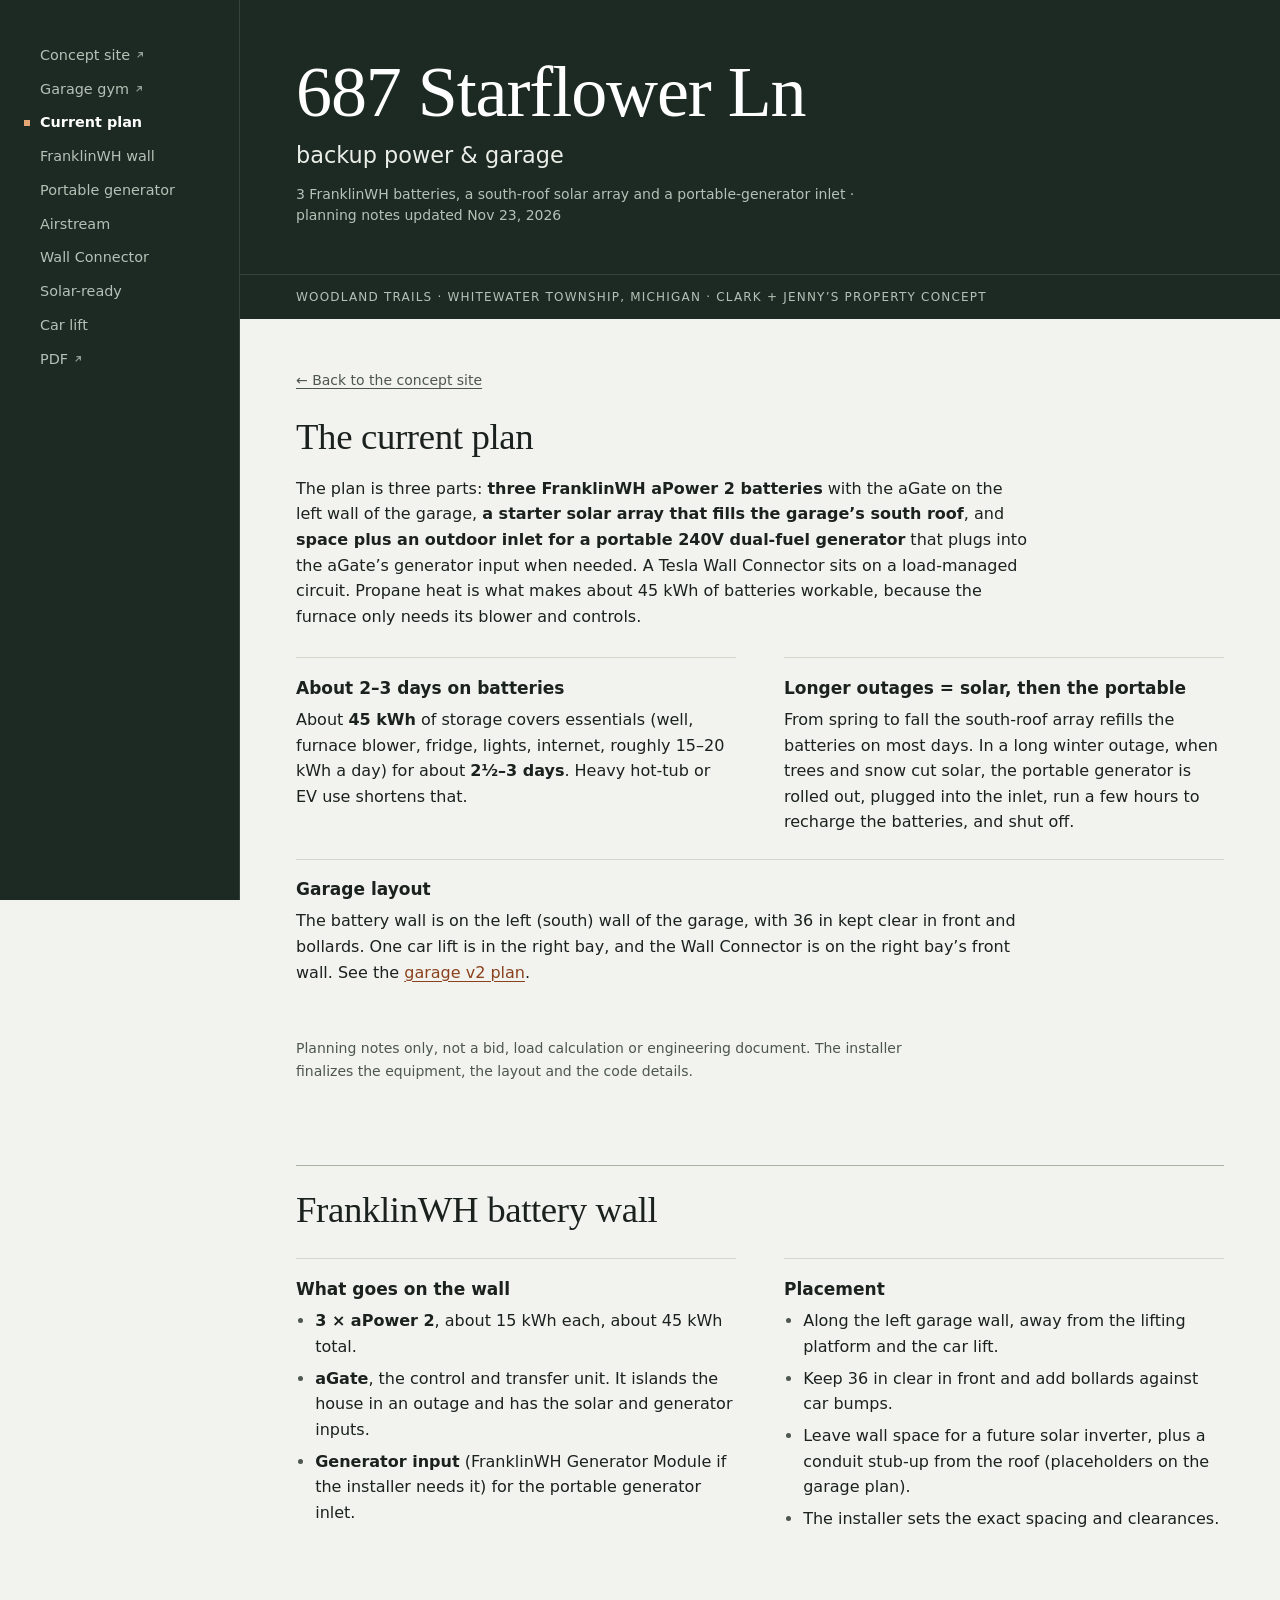
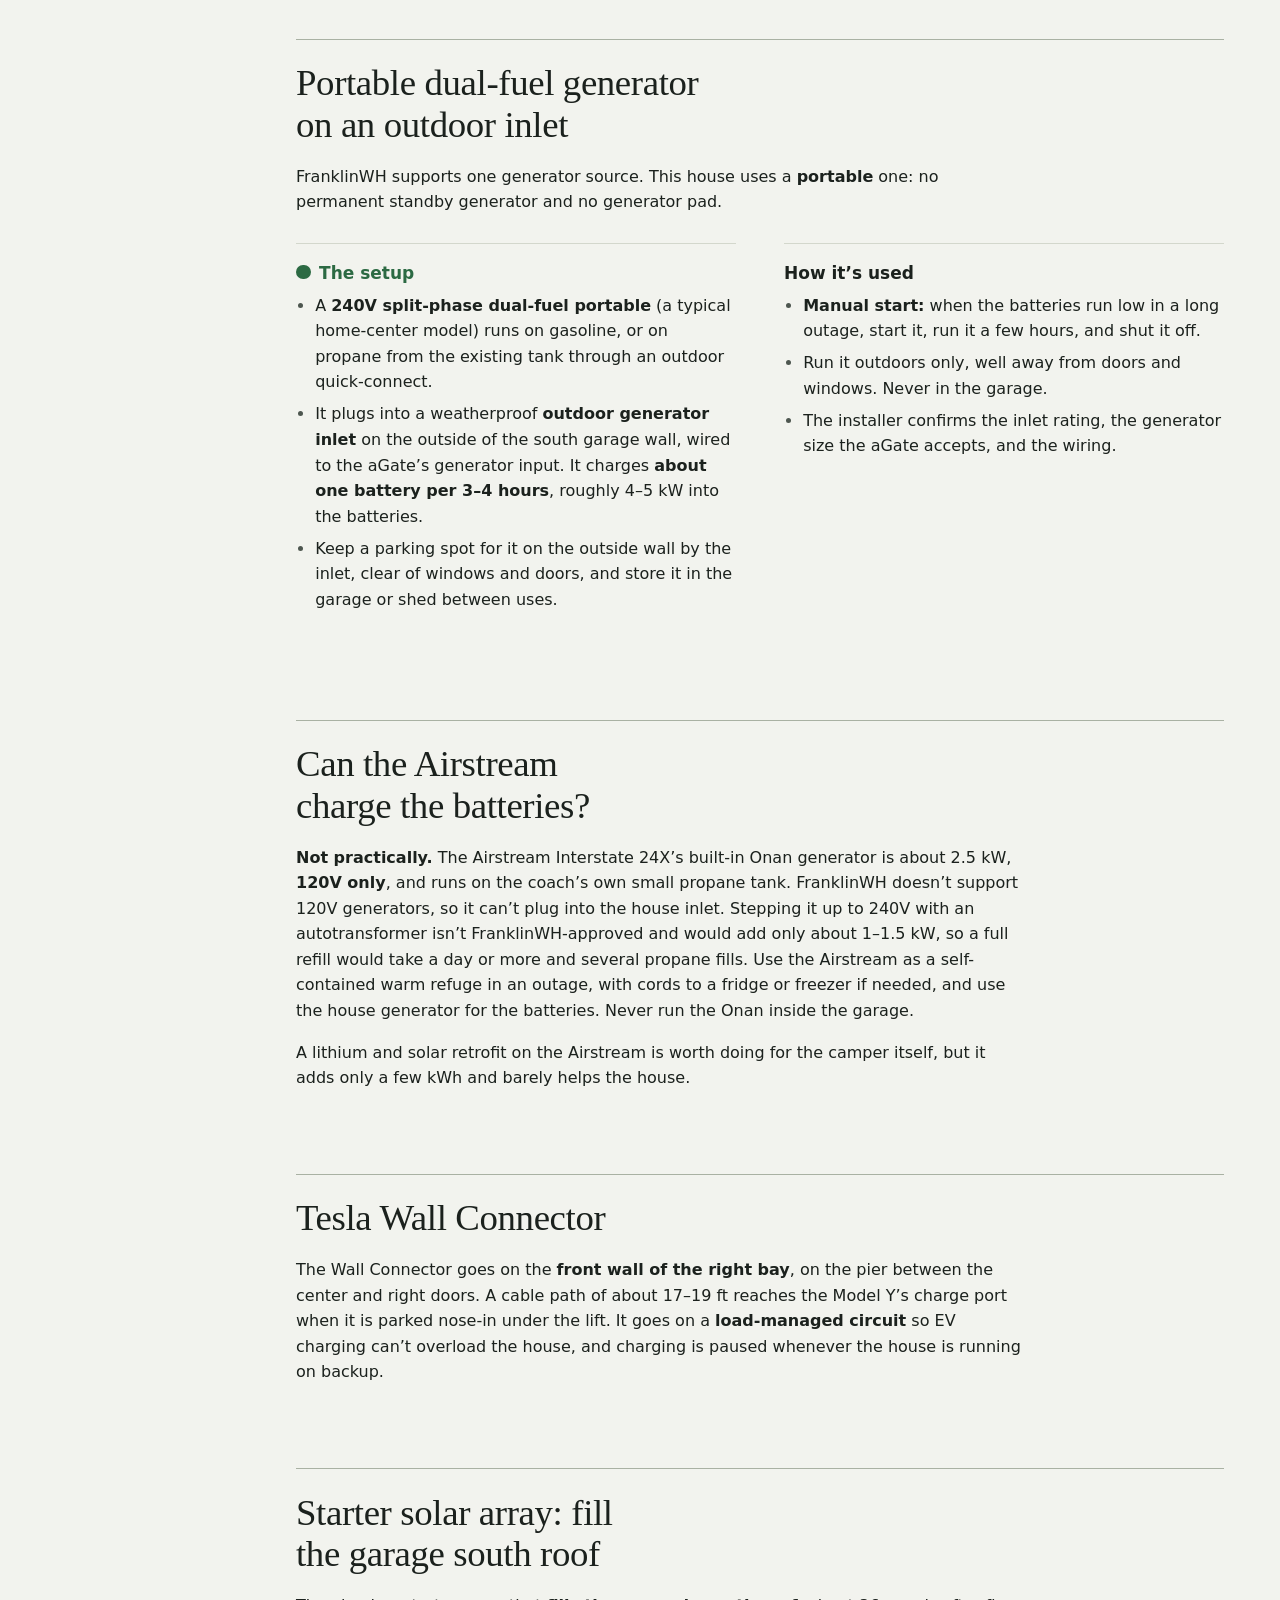
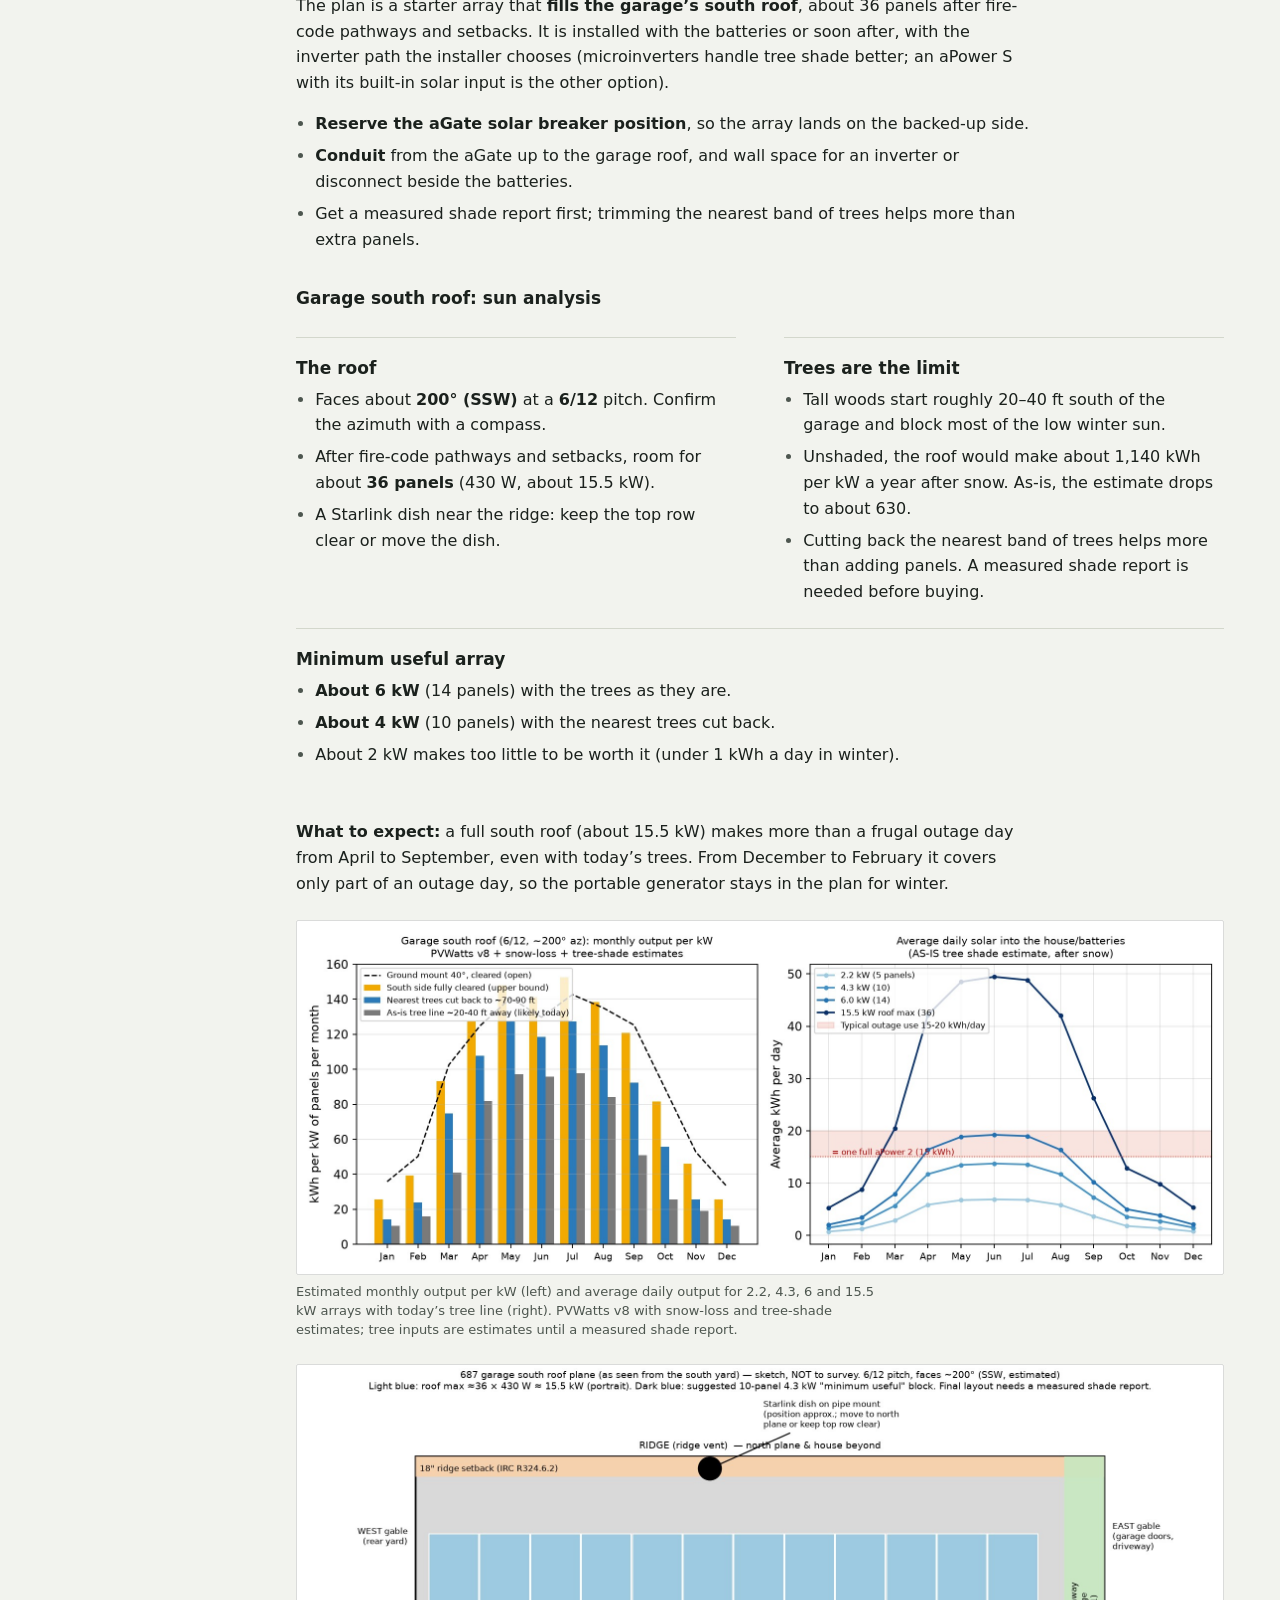
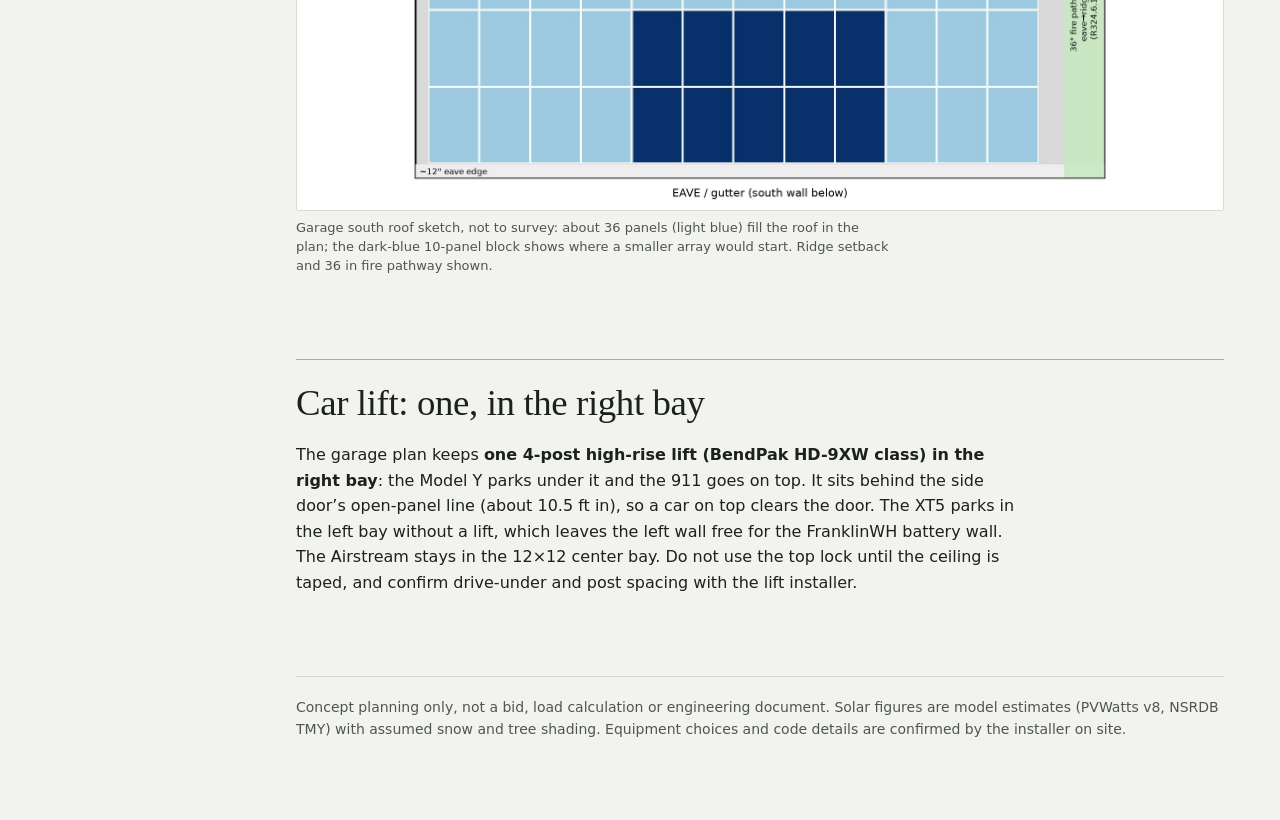
<file: backup-power.html>
<!DOCTYPE html><html lang="en"><head><meta charset="utf-8"/><meta name="viewport" content="width=device-width,initial-scale=1"/>
<title>Backup power &amp; garage · 687 Starflower Ln</title><meta name="robots" content="noindex"><style>
:root{--bg:#0f1115;--panel:#171a21;--line:#262a33;--text:#e8e6e1;--muted:#9a9fa9;--accent:#d19a5b;--accent2:#7fb4c9;--ok:#7fd18a;--bad:#e08a8a}
*{box-sizing:border-box}body{margin:0;background:var(--bg);color:var(--text);font:15px/1.55 -apple-system,"Segoe UI",Inter,Roboto,sans-serif}
header{padding:28px 36px 18px;border-bottom:1px solid var(--line);background:linear-gradient(180deg,#1a1d25,#0f1115)}
h1{margin:0;font-size:28px}h1 span{color:var(--accent)}.sub{color:var(--muted)}
nav{position:sticky;top:0;z-index:3;background:rgba(15,17,21,.95);border-bottom:1px solid var(--line);padding:8px 36px;display:flex;flex-wrap:wrap;gap:12px;font-size:13px}
a{color:var(--accent2)}nav a{text-decoration:none}
main{max-width:1200px;margin:0 auto;padding:10px 36px 60px}
section{margin-top:34px}h2{font-size:20px;border-bottom:1px solid var(--line);padding-bottom:6px}h3{font-size:16px;margin-bottom:4px;color:var(--accent)}
.grid{display:grid;grid-template-columns:repeat(auto-fit,minmax(260px,1fr));gap:14px}
.card{background:var(--panel);border:1px solid var(--line);border-radius:12px;padding:14px 16px}
table{border-collapse:collapse;width:100%;font-size:14px}td,th{border-bottom:1px solid var(--line);padding:6px 8px;text-align:left;vertical-align:top}th{color:var(--muted);font-size:12px;text-transform:uppercase;letter-spacing:.05em}
.tag{display:inline-block;font-size:11px;padding:0 7px;border-radius:9px;border:1px solid;margin-left:4px;white-space:nowrap}
.S{color:var(--ok);border-color:var(--ok)}.I{color:#e0c36a;border-color:#e0c36a}.U{color:var(--bad);border-color:var(--bad)}.C{color:#b9a3e6;border-color:#b9a3e6}
.hero{display:grid;grid-template-columns:2fr 1fr;gap:14px;margin-top:18px}.hero img{width:100%;border-radius:12px;border:1px solid var(--line)}
.cta{display:inline-block;background:var(--accent);color:#1a1207;font-weight:700;padding:10px 16px;border-radius:10px;text-decoration:none;margin:6px 8px 0 0}
.gal{display:grid;grid-template-columns:repeat(auto-fill,minmax(170px,1fr));gap:8px}.gal figure{margin:0}.gal img{width:100%;aspect-ratio:3/2;object-fit:cover;border-radius:8px;border:1px solid var(--line)}
.gal figcaption{font-size:11.5px;color:var(--muted)}.gal a{text-decoration:none}
.key{grid-template-columns:repeat(auto-fill,minmax(260px,1fr))}
.warn{border-left:3px solid var(--accent);background:#1f1a12;padding:8px 12px;border-radius:6px}
ul{padding-left:20px}li{margin:3px 0}.muted{color:var(--muted);font-size:13px}
.pc{display:grid;grid-template-columns:1fr 1fr;gap:14px}@media(max-width:800px){.hero,.pc{grid-template-columns:1fr}}

.hero{grid-template-columns:1.5fr 1fr}.rendergrid{display:grid;grid-template-columns:repeat(auto-fit,minmax(350px,1fr));gap:18px}.rendergrid img{width:100%;border-radius:12px}figure{margin:0}figcaption{color:var(--muted);font-size:13px}iframe{width:100%;height:640px;border:1px solid var(--line);border-radius:12px} @media(max-width:700px){header,nav{padding:18px}main{padding:10px 18px}.hero{grid-template-columns:1fr}.rendergrid{grid-template-columns:1fr}}
/* ==========================================================================
   687 Starflower concept site — "proof book" system (Nov 2026 redesign)
   Appended after the shared base CSS and overrides all of it.
   Birch-grey paper, spruce frame (rail, masthead), cedar as the one accent.
   System font stacks only. Light and dark follow the reader's OS setting.
   ========================================================================== */

:root{
  color-scheme:light dark;
  --paper:#f2f3ee; --sheet:#fafaf7; --tint:#e8eae3; --line:#d3d7cc; --line-2:#a9b1a3;
  --ink:#1b211d; --ink-2:#4d564f;
  --spruce:#1d2a24; --spruce-line:#34443b; --on-spruce:#eaeee7; --on-spruce-2:#b5c1b6; --cedar-s:#e5a676;
  --cedar:#9a4a22; --link:#8a411c; --on-cedar:#fff;
  --ok:#2c6a43; --tight:#7d5a06; --no:#a1362d; --bad:#a1362d;
  --serif:"Iowan Old Style","Palatino Linotype",Palatino,"Book Antiqua",Georgia,"Liberation Serif",serif;
  --sans:system-ui,-apple-system,"Segoe UI",Roboto,"Helvetica Neue","Noto Sans",Arial,sans-serif;
  --pad:clamp(1.125rem,4.4vw,3.5rem);
  --col:72rem;
  /* names the base CSS and older markup still read */
  --bg:var(--paper); --panel:var(--sheet); --text:var(--ink); --muted:var(--ink-2); --accent:var(--cedar); --accent2:var(--link);
}
@media (prefers-color-scheme:dark){
  :root{
    --paper:#131815; --sheet:#1a201c; --tint:#212923; --line:#2f3932; --line-2:#4c594f;
    --ink:#e7eae3; --ink-2:#a9b3a9;
    --spruce:#0c110e; --spruce-line:#27322b;
    --cedar:#e5a676; --link:#e5a676; --on-cedar:#1c1208;
    --ok:#8fcf9f; --tight:#e2c16a; --no:#ee9c92; --bad:#ee9c92;
  }
}

/* ---------- page ---------- */
html{font-size:100%;-webkit-text-size-adjust:100%;scroll-padding-top:4.25rem}
body{margin:0;background:var(--paper);color:var(--ink);font:1rem/1.6 var(--sans);font-kerning:normal;text-rendering:optimizeLegibility}
::selection{background:var(--cedar);color:var(--on-cedar)}
:focus-visible{outline:2px solid var(--cedar);outline-offset:2px;border-radius:2px}
a{color:var(--link);text-decoration-thickness:1px;text-underline-offset:.18em}
a:hover{text-decoration-thickness:2px}
b,strong{font-weight:650}
img{max-width:100%}

/* ---------- contents: strip on small screens, rail on wide ones ---------- */
nav{position:sticky;top:0;z-index:5;display:flex;flex-wrap:nowrap;gap:0;margin:0;padding:0 calc(var(--pad) - .7rem);
  overflow-x:auto;overscroll-behavior-x:contain;scrollbar-width:none;white-space:nowrap;
  background:var(--spruce);border:0;border-bottom:1px solid var(--spruce-line);font-size:.875rem}
nav::-webkit-scrollbar{display:none}
nav a{flex:none;display:flex;align-items:center;min-height:3rem;padding:0 .7rem;color:var(--on-spruce-2);text-decoration:none;
  box-shadow:inset 0 0 0 transparent;transition:color .15s}
nav a:hover{color:var(--on-spruce)}
nav a.on{color:#fff;font-weight:600;box-shadow:inset 0 -3px 0 var(--cedar-s)}
nav a:focus-visible{outline-color:var(--cedar-s);outline-offset:-3px}
/* links that leave the page (other page, PDF) carry a small drawn arrow */
nav a:not([href^="#"])::after{content:"";flex:none;width:.6em;height:.6em;margin-left:.4em;opacity:.75;background:currentColor;
  -webkit-mask:url("data:image/svg+xml,%3Csvg xmlns='http://www.w3.org/2000/svg' viewBox='0 0 10 10' fill='none' stroke='%23000' stroke-width='1.5'%3E%3Cpath d='M2 8l6-6M3 2h5v5'/%3E%3C/svg%3E") center/contain no-repeat;
  mask:url("data:image/svg+xml,%3Csvg xmlns='http://www.w3.org/2000/svg' viewBox='0 0 10 10' fill='none' stroke='%23000' stroke-width='1.5'%3E%3Cpath d='M2 8l6-6M3 2h5v5'/%3E%3C/svg%3E") center/contain no-repeat}

@media (min-width:1100px){
  html{scroll-padding-top:1.5rem}
  body{display:grid;grid-template-columns:15rem minmax(0,1fr);grid-template-rows:auto 1fr}
  nav{grid-column:1;grid-row:1/-1;align-self:start;height:100vh;height:100dvh;flex-direction:column;overflow:hidden auto;white-space:normal;
    padding:2.4rem 0 2rem;border-bottom:0;border-right:1px solid var(--spruce-line);scrollbar-width:thin;scrollbar-color:var(--spruce-line) transparent}
  nav a{min-height:0;padding:.47rem 1.5rem .47rem 2.5rem;position:relative;line-height:1.3;font-size:.9rem}
  nav a.on{box-shadow:none}
  nav a.on::before{content:"";position:absolute;left:1.5rem;top:50%;width:.4rem;height:.4rem;margin-top:-.2rem;background:var(--cedar-s)}
  body>header{grid-column:2;grid-row:1}
  main{grid-column:2;grid-row:2}
}

/* ---------- masthead ---------- */
header.mast{display:flex;flex-direction:column;padding:0;border:0;background:var(--spruce);color:var(--on-spruce)}
header.mast:not(.has-photo) .mast-run{order:2;border-bottom:0;border-top:1px solid var(--spruce-line)}
.mast-run{margin:0;max-width:none;padding:.8rem max(var(--pad),(100% - var(--col))/2);border-bottom:1px solid var(--spruce-line);
  font-size:.75rem;line-height:1.5;letter-spacing:.1em;color:var(--on-spruce-2)}
.mast-stage{position:relative}
.mast-img{display:block;cursor:zoom-in}
.mast-img img{display:block;width:100%;height:auto;aspect-ratio:16/9;object-fit:cover;object-position:50% 0}
.mast-text{padding:1.6rem max(var(--pad),(100% - var(--col))/2) 1.9rem}
.mast h1{margin:0;font:400 clamp(2.4rem,1.3rem + 4.6vw,4.5rem)/1.02 var(--serif);letter-spacing:-.015em;color:#fff;text-wrap:balance}
.mast h1 span{color:inherit}
.mast h1 .sep{position:absolute;width:1px;height:1px;overflow:hidden;clip-path:inset(50%);white-space:nowrap}
.mast h1 .h1-sub{display:block;margin-top:.7rem;font:400 clamp(1.05rem,.92rem + .6vw,1.4rem)/1.3 var(--sans);letter-spacing:0;color:var(--on-spruce)}
.mast .sub{margin:.9rem 0 0;max-width:68ch;font-size:.875rem;line-height:1.5;color:var(--on-spruce-2)}
@media (min-width:760px){
  .has-photo .mast-img img{aspect-ratio:auto;height:clamp(26rem,68vh,41rem);object-position:50% 62%}
  .has-photo .mast-text{position:absolute;inset:auto 0 0;padding-top:8rem;padding-bottom:2.2rem;pointer-events:none;
    background:linear-gradient(to top,rgba(13,20,16,.95) 0,rgba(13,20,16,.82) 36%,rgba(13,20,16,.45) 68%,rgba(13,20,16,0) 100%)}
  .has-photo .mast .sub,.has-photo .sub{color:#dfe5dc}
  header.mast:not(.has-photo) .mast-text{padding-top:3.5rem;padding-bottom:3rem}
}

/* ---------- reading column ---------- */
main{width:100%;max-width:calc(var(--col) + 2*var(--pad));margin:0 auto;padding:0 var(--pad) 4rem}
section{margin-top:clamp(3.5rem,6.5vw,5.5rem);padding-top:1.4rem;border-top:1px solid var(--line-2)}
main>section:first-child{margin-top:clamp(2rem,4vw,3rem);padding-top:0;border-top:0}
h2{margin:0 0 1.1rem;padding:0;border:0;max-width:30ch;
  font:400 clamp(1.6rem,1.25rem + 1.5vw,2.3rem)/1.14 var(--serif);letter-spacing:-.01em;text-wrap:balance}
h3{margin:2.2rem 0 .5rem;font:650 1.0625rem/1.3 var(--sans);color:var(--ink);text-wrap:balance}
p{margin:0 0 1rem;max-width:72ch}
ul,ol{margin:0 0 1rem;padding-left:1.2rem}
li{margin:.4rem 0;max-width:72ch}
li::marker{color:var(--ink-2)}
.muted{color:var(--ink-2);font-size:.875rem}
.sub{color:var(--ink-2)}
.warn,.note{max-width:78ch;margin:0 0 1rem;padding:.8rem 1rem;border:1px solid var(--line);border-radius:3px;background:var(--tint);color:var(--ink);font-size:.9375rem}
.colophon{max-width:none;margin-top:5rem;padding-top:1.2rem;border-top:1px solid var(--line)}
.back-row{margin:0 0 1.5rem}
.back{font-size:.875rem;color:var(--ink-2)}

/* status: a drawn mark plus the colour, never colour alone */
.ok{color:var(--ok)}.tight{color:var(--tight)}.no{color:var(--no)}
h3.ok::before,h3.tight::before,h3.no::before{content:"";display:inline-block;width:.62em;height:.62em;margin-right:.5em;border:2px solid currentColor;border-radius:50%;vertical-align:.02em}
h3.ok::before{background:currentColor}
h3.tight::before{background:linear-gradient(90deg,currentColor 50%,transparent 50%)}
.tag{border-radius:2px}
.pill{background:var(--tint);border:1px solid var(--line);border-radius:2px;padding:.1rem .55rem;font-size:.8125rem}

/* ---------- panels ---------- */
.grid{display:grid;grid-template-columns:repeat(auto-fit,minmax(min(100%,25rem),1fr));gap:0 3rem;align-items:start;margin:1.75rem 0}
.card{background:none;border:0;border-top:1px solid var(--line);border-radius:0;padding:1.15rem 0 1.5rem}
.grid>.card:last-child:nth-child(odd){grid-column:1/-1}
.card>h3:first-child{margin-top:0}
.card>:last-child,.card>ul>li:last-child{margin-bottom:0}
section>.card{margin:1.5rem 0}
/* a panel that only holds a table sits straight on the page */
.card:has(>.table-wrap){border:0;padding:0}

/* overview */
.glance>h2{margin:0 0 .9rem;font-size:1.5rem;line-height:1.2}
table.facts,table.facts tbody{display:block;width:100%}
table.facts tbody{display:grid;grid-template-columns:repeat(2,minmax(0,1fr));column-gap:3rem}
table.facts tr{display:grid;grid-template-columns:8.25rem minmax(0,1fr);column-gap:1rem;padding:.7rem 0;border-top:1px solid var(--line)}
table.facts td{display:block;padding:0;border:0;font-size:.9375rem;line-height:1.45}
table.facts td:first-child{color:var(--ink-2);font-size:.875rem}
.actions{display:flex;flex-wrap:wrap;gap:.6rem;max-width:none;margin:1.5rem 0 0}
.cta{display:inline-flex;align-items:center;min-height:2.75rem;margin:0;padding:.3rem 1.1rem;border:1px solid var(--line-2);border-radius:3px;
  background:transparent;color:var(--ink);font-weight:600;font-size:.9375rem;text-decoration:none;transition:background-color .15s,border-color .15s}
.cta:hover{background:var(--tint);border-color:var(--ink-2)}
.cta:first-child{background:var(--cedar);border-color:var(--cedar);color:var(--on-cedar)}
.cta:first-child:hover{filter:brightness(1.1)}
.briefs{display:grid;grid-template-columns:repeat(2,minmax(0,1fr));gap:0 3rem;margin-top:2.75rem}
.briefs .card p{font-size:.9375rem}
@media (max-width:759px){
  table.facts tbody,.briefs{grid-template-columns:minmax(0,1fr)}
  table.facts tr{grid-template-columns:6.75rem minmax(0,1fr)}
}

/* ---------- prints: one frame grammar for every image ---------- */
figure{margin:0}
figure>a{display:block;text-decoration:none;border-radius:2px}
figure>a:focus-visible{outline-offset:3px}
figure img,.fig2 img,.full img,.gal img{display:block;width:100%;height:auto;border:0;border-radius:2px;background:var(--tint);
  outline:1px solid color-mix(in srgb,var(--ink) 16%,transparent);outline-offset:-1px}
figure>a>img{cursor:zoom-in;transition:filter .2s}
figure>a:hover>img{filter:brightness(1.06) contrast(1.02)}
figcaption{margin-top:.55rem;max-width:72ch;color:var(--ink-2);font-size:.8125rem;line-height:1.45}

.gal{display:grid;grid-template-columns:repeat(auto-fill,minmax(13.5rem,1fr));gap:1.6rem 1rem;margin:0 0 1rem}
.gal img{aspect-ratio:3/2;object-fit:cover}
.gal figcaption{font-size:.8125rem;color:var(--ink-2)}
h3.gal-sec{display:flex;align-items:center;gap:1rem;margin:2.6rem 0 1rem;font-size:.9375rem}
h3.gal-sec::after{content:"";flex:1;height:1px;background:var(--line)}

/* inspection photos are small originals: thumbnail and note, side by side */
.sys-gal{grid-template-columns:repeat(auto-fill,minmax(min(100%,19rem),1fr));gap:1.1rem 2rem}
.sys-gal figure{display:grid;grid-template-columns:6.5rem minmax(0,1fr);gap:.9rem;align-items:start}
.sys-gal img{aspect-ratio:1}
.sys-gal figcaption{margin:0;color:var(--ink);font-size:.84rem}

/* the garage set: one lead print, the rest in threes */
@media (min-width:900px){
  .garage-gal{grid-template-columns:repeat(6,minmax(0,1fr))}
  .garage-gal figure{grid-column:span 2}
  .garage-gal figure:first-child{grid-column:span 4;grid-row:span 2;display:flex;flex-direction:column}
  .garage-gal figure:first-child a{flex:1;min-height:0;display:flex}
  .garage-gal figure:first-child img{aspect-ratio:auto;height:100%;min-height:18rem}
  .garage-gal figure:first-child figcaption{font-size:.9375rem;color:var(--ink)}
}
@media (min-width:560px) and (max-width:899px){
  .garage-gal{grid-template-columns:repeat(2,minmax(0,1fr))}
  .garage-gal figure:first-child{grid-column:1/-1}
}
@media (max-width:559px){
  .gal{grid-template-columns:repeat(2,minmax(0,1fr));gap:1.2rem .75rem}
  .garage-gal,.sys-gal{grid-template-columns:minmax(0,1fr)}
}

.fig2{display:grid;grid-template-columns:repeat(2,minmax(0,1fr));gap:1.75rem 3rem;align-items:start;margin:1.5rem 0}
.fig2 img{aspect-ratio:3/2;object-fit:contain}
.full{margin:1.5rem 0}
.full img{width:auto;max-width:100%;max-height:min(92vh,58rem)}
@media (max-width:800px){.fig2{grid-template-columns:minmax(0,1fr)}}

iframe{display:block;width:100%;height:auto;aspect-ratio:16/10;min-height:24rem;max-height:82vh;border:1px solid var(--line);border-radius:3px;background:#0f1115}

/* ---------- tables ---------- */
.table-wrap{overflow-x:auto;margin:1.25rem 0}
table.costs{width:100%;border-collapse:collapse;font-size:.9rem;line-height:1.45;font-variant-numeric:tabular-nums}
table.costs th,table.costs td{padding:.65rem 1.25rem .65rem 0;border:0;border-bottom:1px solid var(--line);text-align:left;vertical-align:top}
table.costs th{padding-bottom:.5rem;border-bottom-color:var(--line-2);color:var(--ink-2);font-size:.75rem;font-weight:650;letter-spacing:.05em;text-transform:uppercase;opacity:1;white-space:nowrap}
table.costs tbody td:first-child{font-weight:600}
table.costs td.num,table.costs th.num{padding:.65rem 0 .65rem 1.25rem;text-align:right;white-space:nowrap}
table.costs tfoot td{border-top:2px solid var(--ink);border-bottom:0;font-weight:700}
table.costs.wide{min-width:45rem}
tr.rec td{background:color-mix(in srgb,var(--ok) 10%,transparent)}
.table-wrap+h3,.table-wrap+.muted{margin-top:2rem}

@media (max-width:680px){
  /* each row becomes a small record: name, then labelled values */
  table.costs,table.costs tbody,table.costs tfoot{display:block}
  table.costs thead{position:absolute;width:1px;height:1px;overflow:hidden;clip-path:inset(50%)}
  table.costs tr{display:grid;grid-template-columns:repeat(3,minmax(0,1fr));gap:.5rem .75rem;padding:.95rem 0;border-top:1px solid var(--line)}
  table.costs tbody tr:first-child{border-top-color:var(--line-2)}
  table.costs td,table.costs td.num{display:block;grid-column:1/-1;padding:0;border:0;text-align:left;white-space:normal}
  table.costs td.num{grid-column:auto}
  table.costs td:empty,table.costs td.nil{display:none}
  table.costs td[data-l]::before{content:attr(data-l);display:block;margin-bottom:.1rem;color:var(--ink-2);font-size:.75rem;font-weight:650;letter-spacing:.05em;text-transform:uppercase}
  table.costs tfoot tr{border-top:2px solid var(--ink)}
  table.costs tfoot td{border:0}
}

/* ---------- viewing table (enhance.js) ---------- */
html:has(dialog.lb[open]){overflow:hidden}
dialog.lb{position:fixed;inset:0;width:100vw;height:100vh;height:100dvh;max-width:none;max-height:none;margin:0;padding:0;border:0;
  overflow:hidden;background:#0b100d;color:#eaeee7}
dialog.lb[open]{display:grid;grid-template-rows:minmax(0,1fr) auto}
dialog.lb::backdrop{background:#0b100d}
.lb-stage{display:grid;grid-template:minmax(0,1fr)/minmax(0,1fr);place-items:center;min-height:0;padding:4rem 4.5rem .75rem}
.lb-stage img{display:block;max-width:100%;max-height:100%;width:auto;height:auto;object-fit:contain;border-radius:2px;background:#161d19}
.lb-bar{display:flex;align-items:flex-start;gap:1rem;padding:.6rem 1.25rem 1.1rem}
.lb-cap{flex:1;margin:0;max-width:86ch;max-height:6.2em;overflow:auto;font-size:.875rem;line-height:1.45;color:#dfe5dc}
.lb-cap a{color:#e5a676}
.lb-n{margin-left:auto;padding-top:.1rem;color:#b5c1b6;font-size:.8125rem;font-variant-numeric:tabular-nums;white-space:nowrap}
.lb-btn{display:grid;place-items:center;flex:none;width:2.75rem;height:2.75rem;padding:0;border:0;border-radius:3px;background:rgba(234,238,231,.1);color:#eaeee7;cursor:pointer;transition:background-color .15s}
.lb-btn:hover{background:rgba(234,238,231,.2)}
.lb-btn:focus-visible{outline:2px solid #e5a676;outline-offset:2px}
.lb-open{margin-top:-.35rem}
.lb-prev,.lb-next,.lb-x{position:absolute}
.lb-prev{left:.75rem;top:calc(50% - 3rem)}
.lb-next{right:.75rem;top:calc(50% - 3rem)}
.lb-x{right:.75rem;top:.75rem}
@media (max-width:700px){
  .lb-stage{padding:4rem .5rem .5rem}
  .lb-prev,.lb-next{background:rgba(11,16,13,.6)}
  .lb-prev{left:.5rem}.lb-next{right:.5rem}
}
@media (prefers-reduced-motion:no-preference){
  dialog.lb[open]{animation:lb-in .24s cubic-bezier(.16,1,.3,1)}
  @keyframes lb-in{from{opacity:0}to{opacity:1}}
}

.printonly{display:none}

/* ---------- print / PDF ---------- */
@media print{
  :root{
    --paper:#fff; --sheet:#fff; --tint:#f3f4f0; --line:#cfd3c9; --line-2:#8f978b; --ink:#111; --ink-2:#444;
    --cedar:#8a411c; --link:#8a411c; --on-cedar:#fff; --ok:#2c6a43; --tight:#7d5a06; --no:#a1362d; --bad:#a1362d;
  }
  @page{margin:.5in}
  html{font-size:10.5pt}
  body{display:block;background:#fff;color:#111}
  nav,iframe,.noprint,dialog.lb,.cta{display:none!important}
  .printonly{display:block!important}
  header.mast{background:none;color:#111;break-after:avoid}
  header.mast .mast-run,header.mast:not(.has-photo) .mast-run{order:2;padding:5pt 0 0;border:0;border-top:1px solid #999;color:#444}
  .mast-stage{display:flex;flex-direction:column-reverse}
  .mast-text,.has-photo .mast-text{position:static;padding:0 0 10pt;background:none}
  .mast-img{margin-bottom:8pt}
  .mast h1{font-size:27pt;color:#111}
  .mast h1 .h1-sub{font-size:12pt;color:#222}
  .mast .sub,.has-photo .mast .sub{color:#444}
  .mast-img img,.has-photo .mast-img img{height:3.5in;aspect-ratio:auto}
  main{max-width:none;padding:0}
  section{margin-top:20pt;padding-top:10pt;break-inside:auto}
  main>section:first-child{margin-top:12pt;padding-top:0}
  h2{font-size:17pt;max-width:none}
  h2,h3{break-after:avoid}
  p,li{max-width:none}
  figure,img,.card,tr,.warn{break-inside:avoid}
  .gal{grid-template-columns:repeat(2,1fr)!important;gap:12pt 10pt}
  .garage-gal figure,.garage-gal figure:first-child{grid-column:auto;grid-row:auto;display:block}
  .garage-gal figure:first-child img{aspect-ratio:3/2;height:auto;min-height:0}
  .garage-gal figure:first-child figcaption{font-size:.8125rem;color:var(--ink-2)}
  .sys-gal figure{display:block}
  .sys-gal img{aspect-ratio:4/3}
  .sys-gal figcaption{margin-top:4pt;color:#333}
  .grid{grid-template-columns:1fr 1fr}
  .briefs{gap:0 18pt;margin-top:14pt}
  #sauna .grid,#sauna .fig2,#garage .fig2,#office .fig2{grid-template-columns:1fr!important}
  .full img{max-height:8.6in}
  table.costs{font-size:9pt}
  table.costs tfoot{display:table-row-group}
  table.costs th,table.costs td{padding-top:4pt;padding-bottom:4pt}
  a{color:#111}
  main a[href^="http"]{color:var(--link)}
  figure a:hover>img{filter:none}
}

.wt-video{margin:14px 0 8px}.wt-video video{width:100%;aspect-ratio:16/9;background:#0b0f14;border-radius:12px;display:block}
.wt-video figcaption{font-size:.85em;color:#5b6570;margin-top:6px}.printonly{display:none}
.wt-stills{display:grid;grid-template-columns:repeat(3,1fr);gap:10px;margin-top:10px}.wt-stills img{width:100%;border-radius:8px;display:block}
@media(max-width:700px){.wt-stills{grid-template-columns:1fr}}
@media print{.printonly{display:block;width:100%;border-radius:8px}.wt-stills{grid-template-columns:repeat(3,1fr)}}
</style></head><body>
<nav aria-label="Sections"><a href="index.html">Concept site</a><a href="index.html#garage">Garage gym</a><a href="#plan">Current plan</a><a href="#batteries">FranklinWH wall</a><a href="#generator">Portable generator</a><a href="#airstream">Airstream</a><a href="#charger">Wall Connector</a><a href="#solar">Solar-ready</a><a href="#lift">Car lift</a><a href="687-Starflower-Concept.pdf">PDF</a></nav>
<header class="mast"><p class="mast-run">WOODLAND TRAILS · WHITEWATER TOWNSHIP, MICHIGAN · CLARK + JENNY’S PROPERTY CONCEPT</p>
<div class="mast-stage"><div class="mast-text"><h1>687 Starflower Ln<span class="sep"> · </span><span class="h1-sub">backup power &amp; garage</span></h1>
<p class="sub">3 FranklinWH batteries, a south-roof solar array and a portable-generator inlet · planning notes updated Nov 23, 2026</p></div></div></header>
<main>
<section id="plan">
<p class="back-row"><a class="back" href="index.html">← Back to the concept site</a></p>
<h2>The current plan</h2>
<p>The plan is three parts: <b>three FranklinWH aPower 2 batteries</b> with the aGate on the left wall of the garage, <b>a starter solar array that fills the garage’s south roof</b>, and <b>space plus an outdoor inlet for a portable 240V dual-fuel generator</b> that plugs into the aGate’s generator input when needed. A Tesla Wall Connector sits on a load-managed circuit. Propane heat is what makes about 45 kWh of batteries workable, because the furnace only needs its blower and controls.</p>
<div class="grid">
<div class="card"><h3>About 2–3 days on batteries</h3><p>About <b>45 kWh</b> of storage covers essentials (well, furnace blower, fridge, lights, internet, roughly 15–20 kWh a day) for about <b>2½–3 days</b>. Heavy hot-tub or EV use shortens that.</p></div>
<div class="card"><h3>Longer outages = solar, then the portable</h3><p>From spring to fall the south-roof array refills the batteries on most days. In a long winter outage, when trees and snow cut solar, the portable generator is rolled out, plugged into the inlet, run a few hours to recharge the batteries, and shut off.</p></div>
<div class="card"><h3>Garage layout</h3><p>The battery wall is on the left (south) wall of the garage, with 36 in kept clear in front and bollards. One car lift is in the right bay, and the Wall Connector is on the right bay’s front wall. See the <a href="index.html#garage">garage v2 plan</a>.</p></div>
</div>
<p class="muted">Planning notes only, not a bid, load calculation or engineering document. The installer finalizes the equipment, the layout and the code details.</p>
</section>

<section id="batteries">
<h2>FranklinWH battery wall</h2>
<div class="grid">
<div class="card"><h3>What goes on the wall</h3><ul>
<li><b>3 × aPower 2</b>, about 15 kWh each, about 45 kWh total.</li>
<li><b>aGate</b>, the control and transfer unit. It islands the house in an outage and has the solar and generator inputs.</li>
<li><b>Generator input</b> (FranklinWH Generator Module if the installer needs it) for the portable generator inlet.</li>
</ul></div>
<div class="card"><h3>Placement</h3><ul>
<li>Along the left garage wall, away from the lifting platform and the car lift.</li>
<li>Keep 36 in clear in front and add bollards against car bumps.</li>
<li>Leave wall space for a future solar inverter, plus a conduit stub-up from the roof (placeholders on the garage plan).</li>
<li>The installer sets the exact spacing and clearances.</li>
</ul></div>
</div>
</section>

<section id="generator">
<h2>Portable dual-fuel generator on an outdoor inlet</h2>
<p>FranklinWH supports one generator source. This house uses a <b>portable</b> one: no permanent standby generator and no generator pad.</p>
<div class="grid">
<div class="card"><h3 class="ok">The setup</h3><ul>
<li>A <b>240V split-phase dual-fuel portable</b> (a typical home-center model) runs on gasoline, or on propane from the existing tank through an outdoor quick-connect.</li>
<li>It plugs into a weatherproof <b>outdoor generator inlet</b> on the outside of the south garage wall, wired to the aGate’s generator input. It charges <b>about one battery per 3–4 hours</b>, roughly 4–5 kW into the batteries.</li>
<li>Keep a parking spot for it on the outside wall by the inlet, clear of windows and doors, and store it in the garage or shed between uses.</li>
</ul></div>
<div class="card"><h3>How it’s used</h3><ul>
<li><b>Manual start:</b> when the batteries run low in a long outage, start it, run it a few hours, and shut it off.</li>
<li>Run it outdoors only, well away from doors and windows. Never in the garage.</li>
<li>The installer confirms the inlet rating, the generator size the aGate accepts, and the wiring.</li>
</ul></div>
</div>
</section>

<section id="airstream">
<h2>Can the Airstream charge the batteries?</h2>
<p><b>Not practically.</b> The Airstream Interstate 24X’s built-in Onan generator is about 2.5 kW, <b>120V only</b>, and runs on the coach’s own small propane tank. FranklinWH doesn’t support 120V generators, so it can’t plug into the house inlet. Stepping it up to 240V with an autotransformer isn’t FranklinWH-approved and would add only about 1–1.5 kW, so a full refill would take a day or more and several propane fills. Use the Airstream as a self-contained warm refuge in an outage, with cords to a fridge or freezer if needed, and use the house generator for the batteries. Never run the Onan inside the garage.</p>
<p>A lithium and solar retrofit on the Airstream is worth doing for the camper itself, but it adds only a few kWh and barely helps the house.</p>
</section>

<section id="charger">
<h2>Tesla Wall Connector</h2>
<p>The Wall Connector goes on the <b>front wall of the right bay</b>, on the pier between the center and right doors. A cable path of about 17–19 ft reaches the Model Y’s charge port when it is parked nose-in under the lift. It goes on a <b>load-managed circuit</b> so EV charging can’t overload the house, and charging is paused whenever the house is running on backup.</p>
</section>

<section id="solar">
<h2>Starter solar array: fill the garage south roof</h2>
<p>The plan is a starter array that <b>fills the garage’s south roof</b>, about 36 panels after fire-code pathways and setbacks. It is installed with the batteries or soon after, with the inverter path the installer chooses (microinverters handle tree shade better; an aPower S with its built-in solar input is the other option).</p>
<ul>
<li><b>Reserve the aGate solar breaker position</b>, so the array lands on the backed-up side.</li>
<li><b>Conduit</b> from the aGate up to the garage roof, and wall space for an inverter or disconnect beside the batteries.</li>
<li>Get a measured shade report first; trimming the nearest band of trees helps more than extra panels.</li>
</ul>
<h3>Garage south roof: sun analysis</h3>
<div class="grid">
<div class="card"><h3>The roof</h3><ul>
<li>Faces about <b>200° (SSW)</b> at a <b>6/12</b> pitch. Confirm the azimuth with a compass.</li>
<li>After fire-code pathways and setbacks, room for about <b>36 panels</b> (430 W, about 15.5 kW).</li>
<li>A Starlink dish near the ridge: keep the top row clear or move the dish.</li>
</ul></div>
<div class="card"><h3>Trees are the limit</h3><ul>
<li>Tall woods start roughly 20–40 ft south of the garage and block most of the low winter sun.</li>
<li>Unshaded, the roof would make about 1,140 kWh per kW a year after snow. As-is, the estimate drops to about 630.</li>
<li>Cutting back the nearest band of trees helps more than adding panels. A measured shade report is needed before buying.</li>
</ul></div>
<div class="card"><h3>Minimum useful array</h3><ul>
<li><b>About 6 kW</b> (14 panels) with the trees as they are.</li>
<li><b>About 4 kW</b> (10 panels) with the nearest trees cut back.</li>
<li>About 2 kW makes too little to be worth it (under 1 kWh a day in winter).</li>
</ul></div>
</div>
<p><b>What to expect:</b> a full south roof (about 15.5 kW) makes more than a frugal outage day from April to September, even with today’s trees. From December to February it covers only part of an outage day, so the portable generator stays in the plan for winter.</p>
<div class="full"><figure><a href="img/bp-solar-monthly.jpg" target="_blank" rel="noopener"><img loading="lazy" src="img/bp-solar-monthly.jpg" alt="Monthly solar output estimates for the garage south roof" width="1870" height="714" decoding="async"></a><figcaption>Estimated monthly output per kW (left) and average daily output for 2.2, 4.3, 6 and 15.5 kW arrays with today’s tree line (right). PVWatts v8 with snow-loss and tree-shade estimates; tree inputs are estimates until a measured shade report.</figcaption></figure></div>
<div class="full"><figure><a href="img/bp-roof-sketch.jpg" target="_blank" rel="noopener"><img loading="lazy" src="img/bp-roof-sketch.jpg" alt="Garage south roof panel layout sketch" width="1870" height="900" decoding="async"></a><figcaption>Garage south roof sketch, not to survey: about 36 panels (light blue) fill the roof in the plan; the dark-blue 10-panel block shows where a smaller array would start. Ridge setback and 36 in fire pathway shown.</figcaption></figure></div>
</section>

<section id="lift">
<h2>Car lift: one, in the right bay</h2>
<p>The garage plan keeps <b>one 4-post high-rise lift (BendPak HD-9XW class) in the right bay</b>: the Model Y parks under it and the 911 goes on top. It sits behind the side door’s open-panel line (about 10.5 ft in), so a car on top clears the door. The XT5 parks in the left bay without a lift, which leaves the left wall free for the FranklinWH battery wall. The Airstream stays in the 12×12 center bay. Do not use the top lock until the ceiling is taped, and confirm drive-under and post spacing with the lift installer.</p>
</section>

<p class="muted colophon">Concept planning only, not a bid, load calculation or engineering document. Solar figures are model estimates (PVWatts v8, NSRDB TMY) with assumed snow and tree shading. Equipment choices and code details are confirmed by the installer on site.</p>
</main><script>/* 687 Starflower concept site: optional enhancements. No libraries, no network.
   1. Marks the section being read in the contents rail / strip.
   Photos are plain links that open the full-size file in a new tab. */
(function () {
  var d = document, nav = d.querySelector('nav');

  /* 1. active section */
  if (nav) {
    var links = {}, cur = null, tick = 0;
    [].forEach.call(nav.querySelectorAll('a[href^="#"]'), function (a) { links[a.getAttribute('href').slice(1)] = a; });
    var secs = [].filter.call(d.querySelectorAll('section[id]'), function (s) { return links[s.id]; });
    var mark = function (id) {
      if (id === cur) return;
      if (cur) { links[cur].classList.remove('on'); links[cur].removeAttribute('aria-current'); }
      cur = id;
      var a = links[id];
      if (!a) return;
      a.classList.add('on'); a.setAttribute('aria-current', 'true');
      var r = a.getBoundingClientRect(), n = nav.getBoundingClientRect(), to = {};
      if (r.left < n.left + 32 || r.right > n.right - 32) to.left = nav.scrollLeft + r.left - n.left - (n.width - r.width) / 2;
      if (r.top < n.top + 16 || r.bottom > n.bottom - 16) to.top = nav.scrollTop + r.top - n.top - (n.height - r.height) / 2;
      if (('left' in to || 'top' in to) && nav.scrollTo) nav.scrollTo(to);
    };
    var pick = function () {
      tick = 0;
      var line = Math.min(innerHeight * 0.35, 260), best = secs[0];
      for (var i = 0; i < secs.length; i++) if (secs[i].getBoundingClientRect().top <= line) best = secs[i];
      if (innerHeight + scrollY >= d.documentElement.scrollHeight - 4) best = secs[secs.length - 1];
      if (best) mark(best.id);
    };
    if (secs.length) {
      addEventListener('scroll', function () { if (!tick) tick = requestAnimationFrame(pick); }, { passive: true });
      addEventListener('resize', pick);
      pick();
    }
  }

  /* Photos open the full-size file in a new tab (plain links, no in-page viewer). */
})();
</script></body></html>
</file>
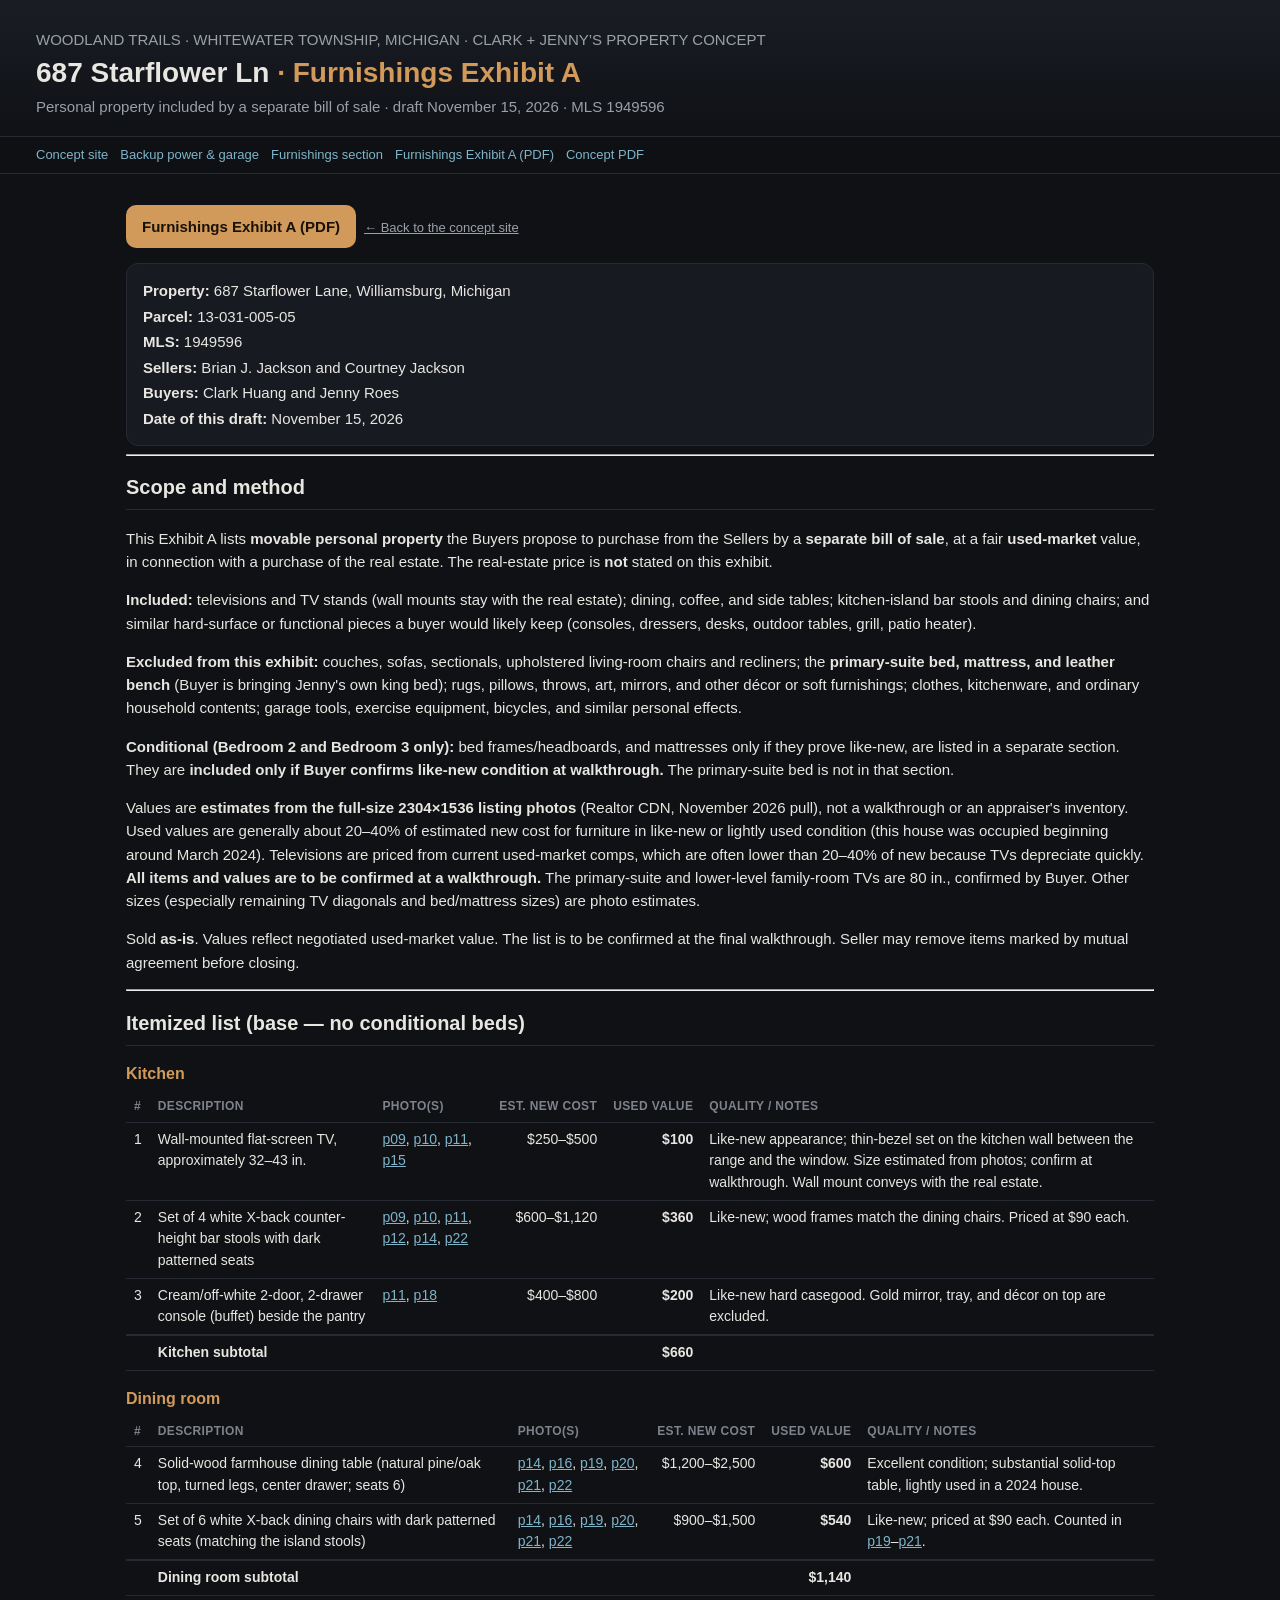
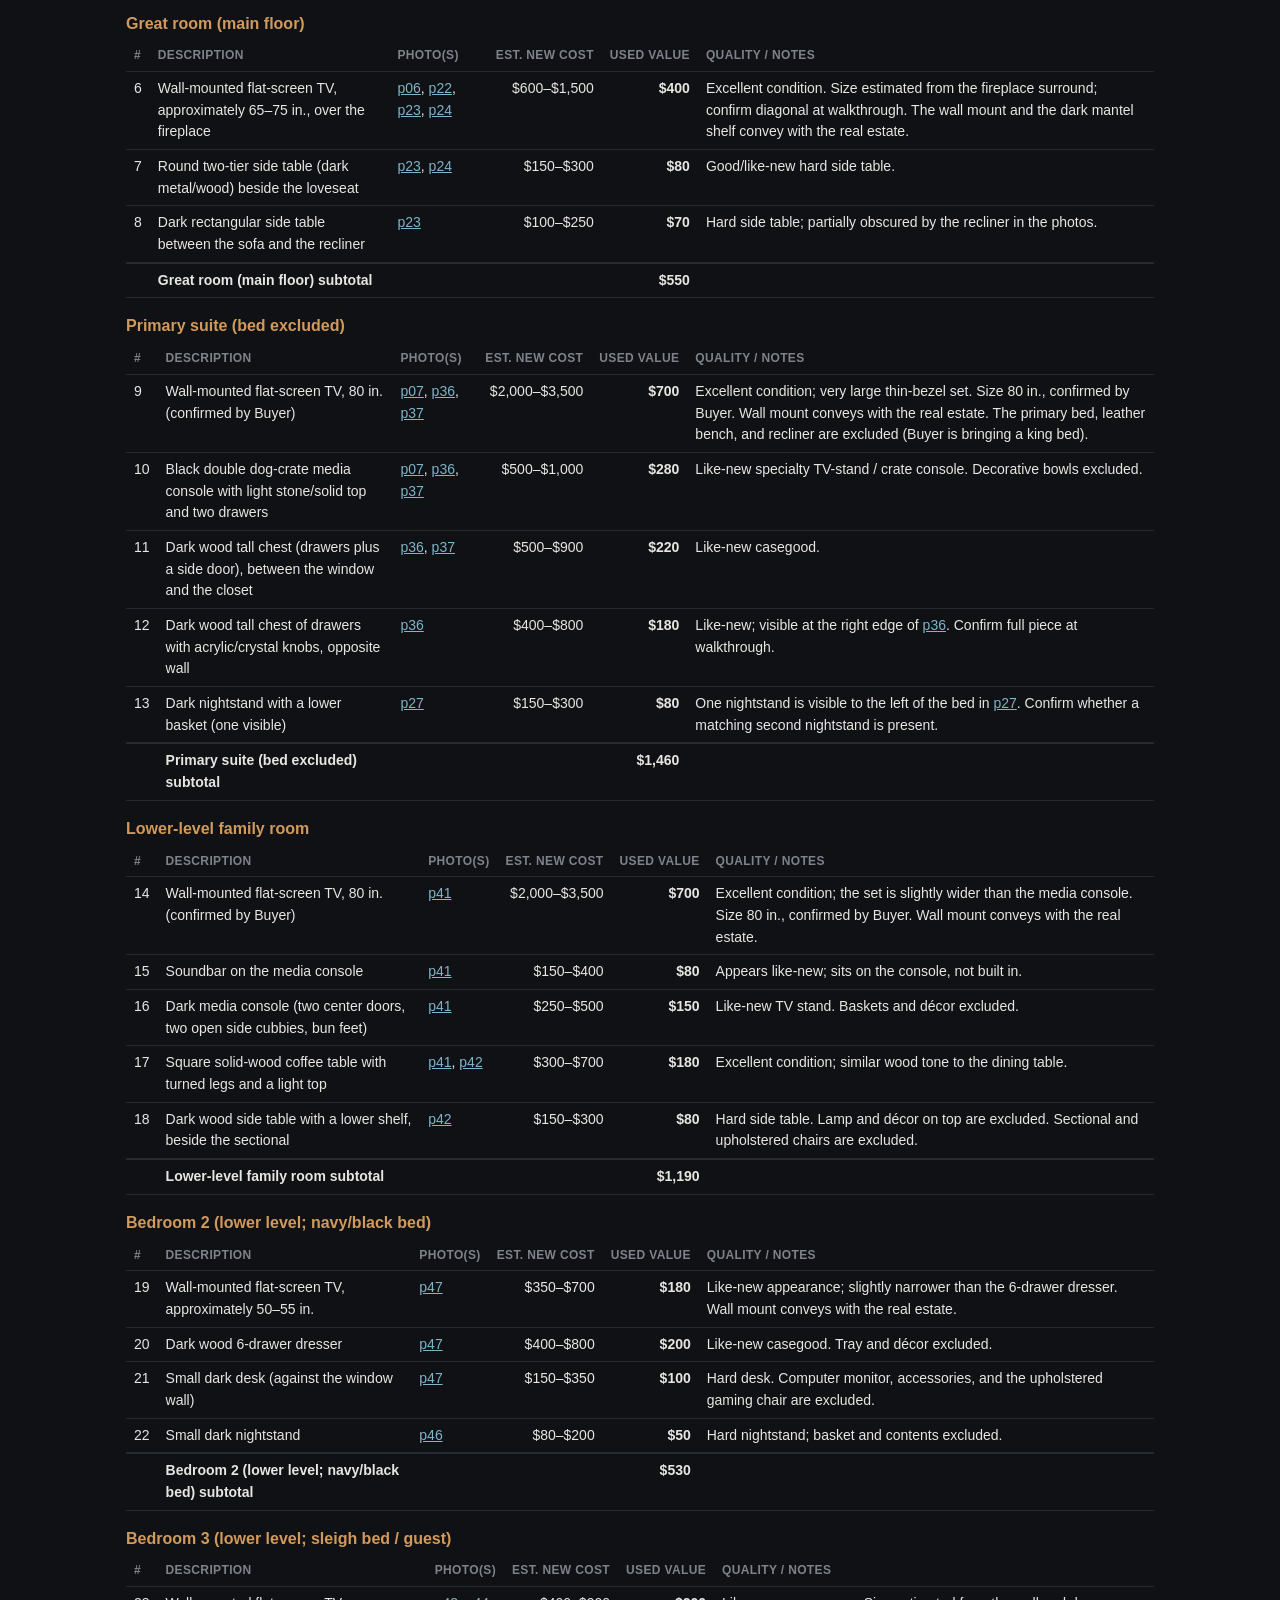
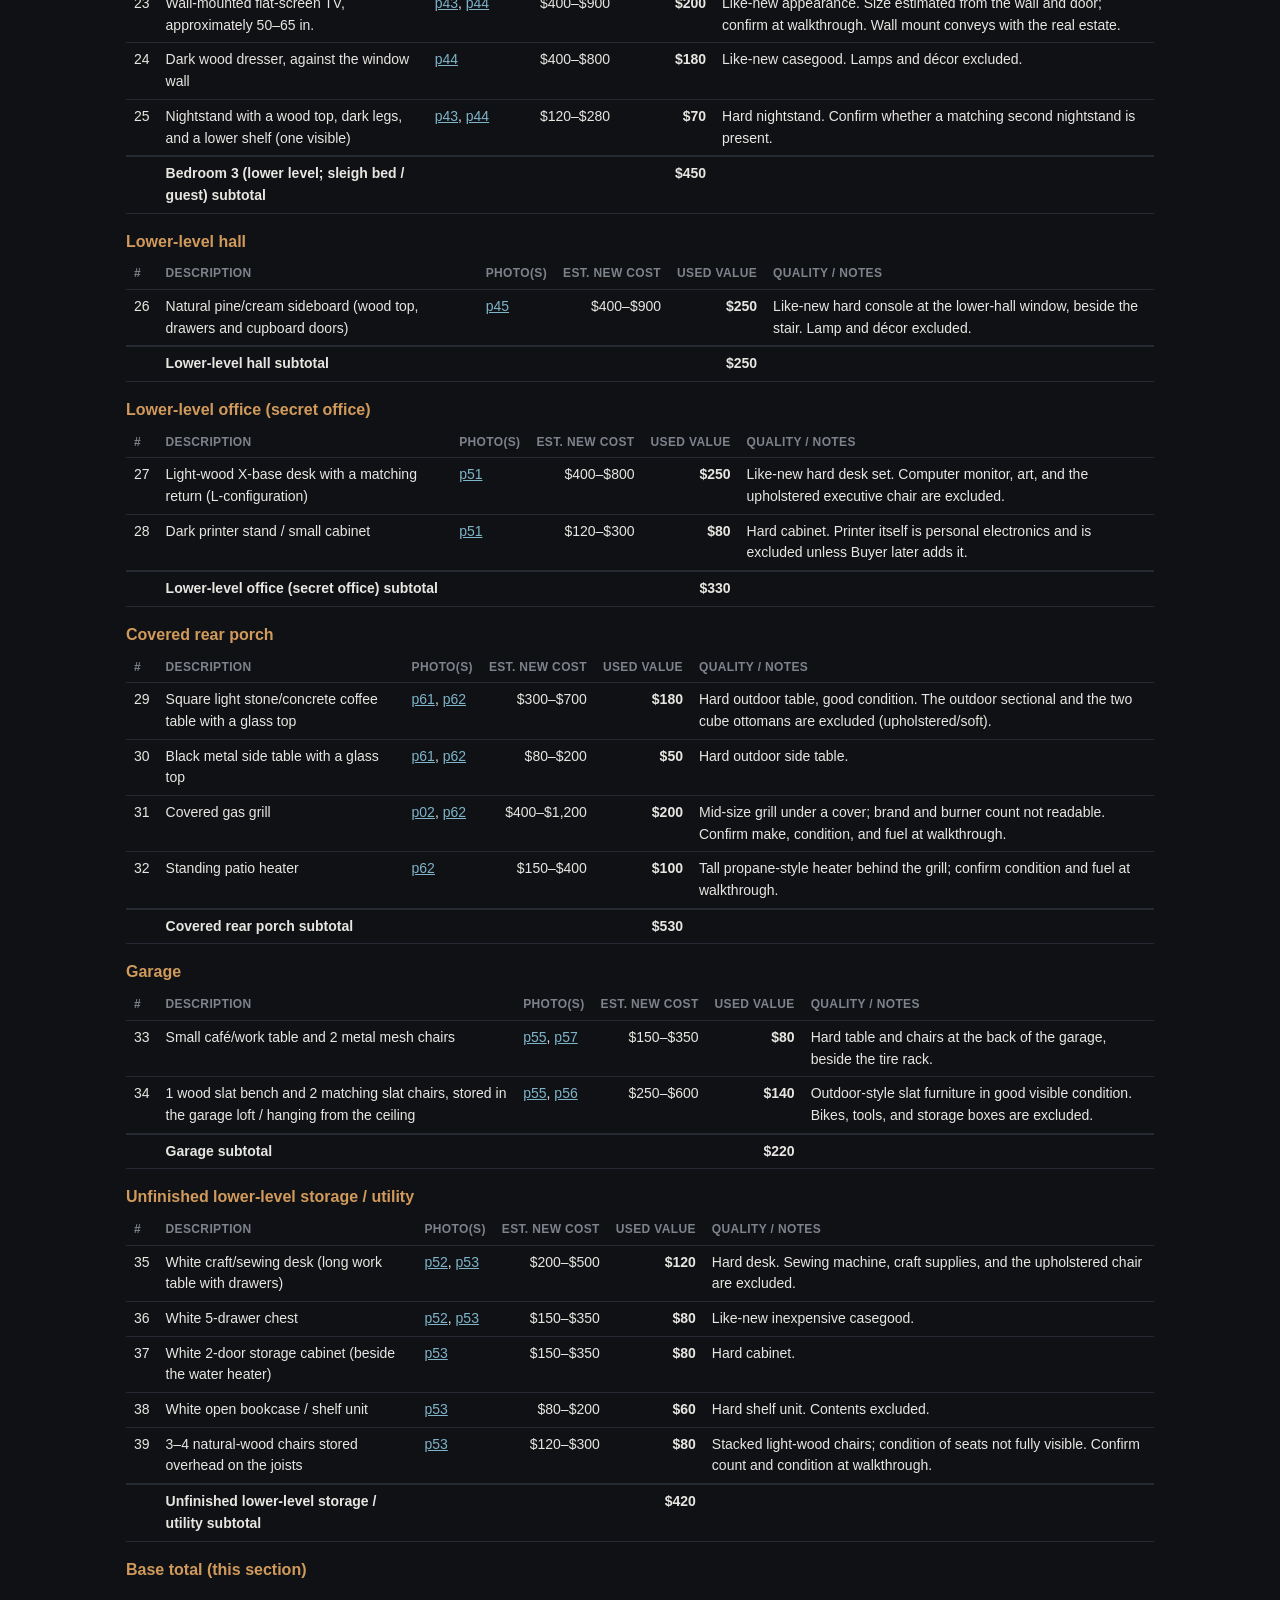
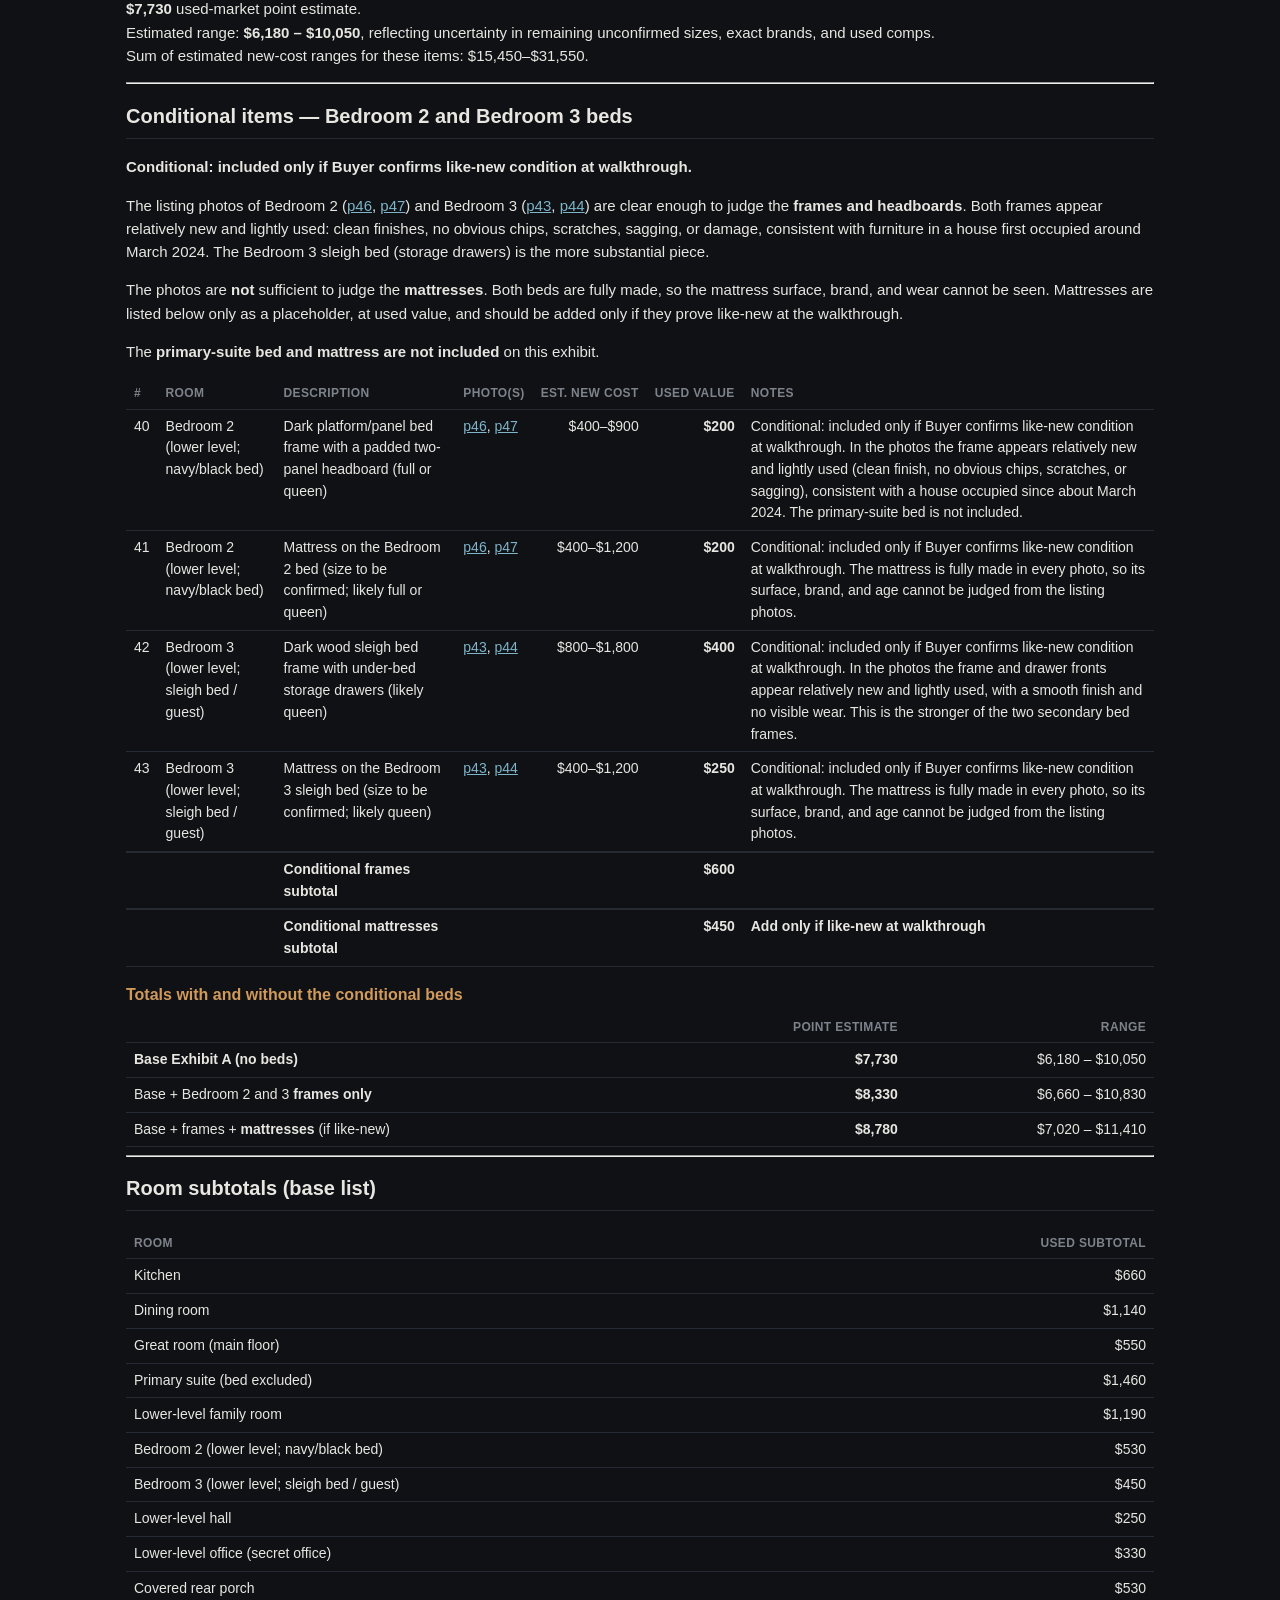
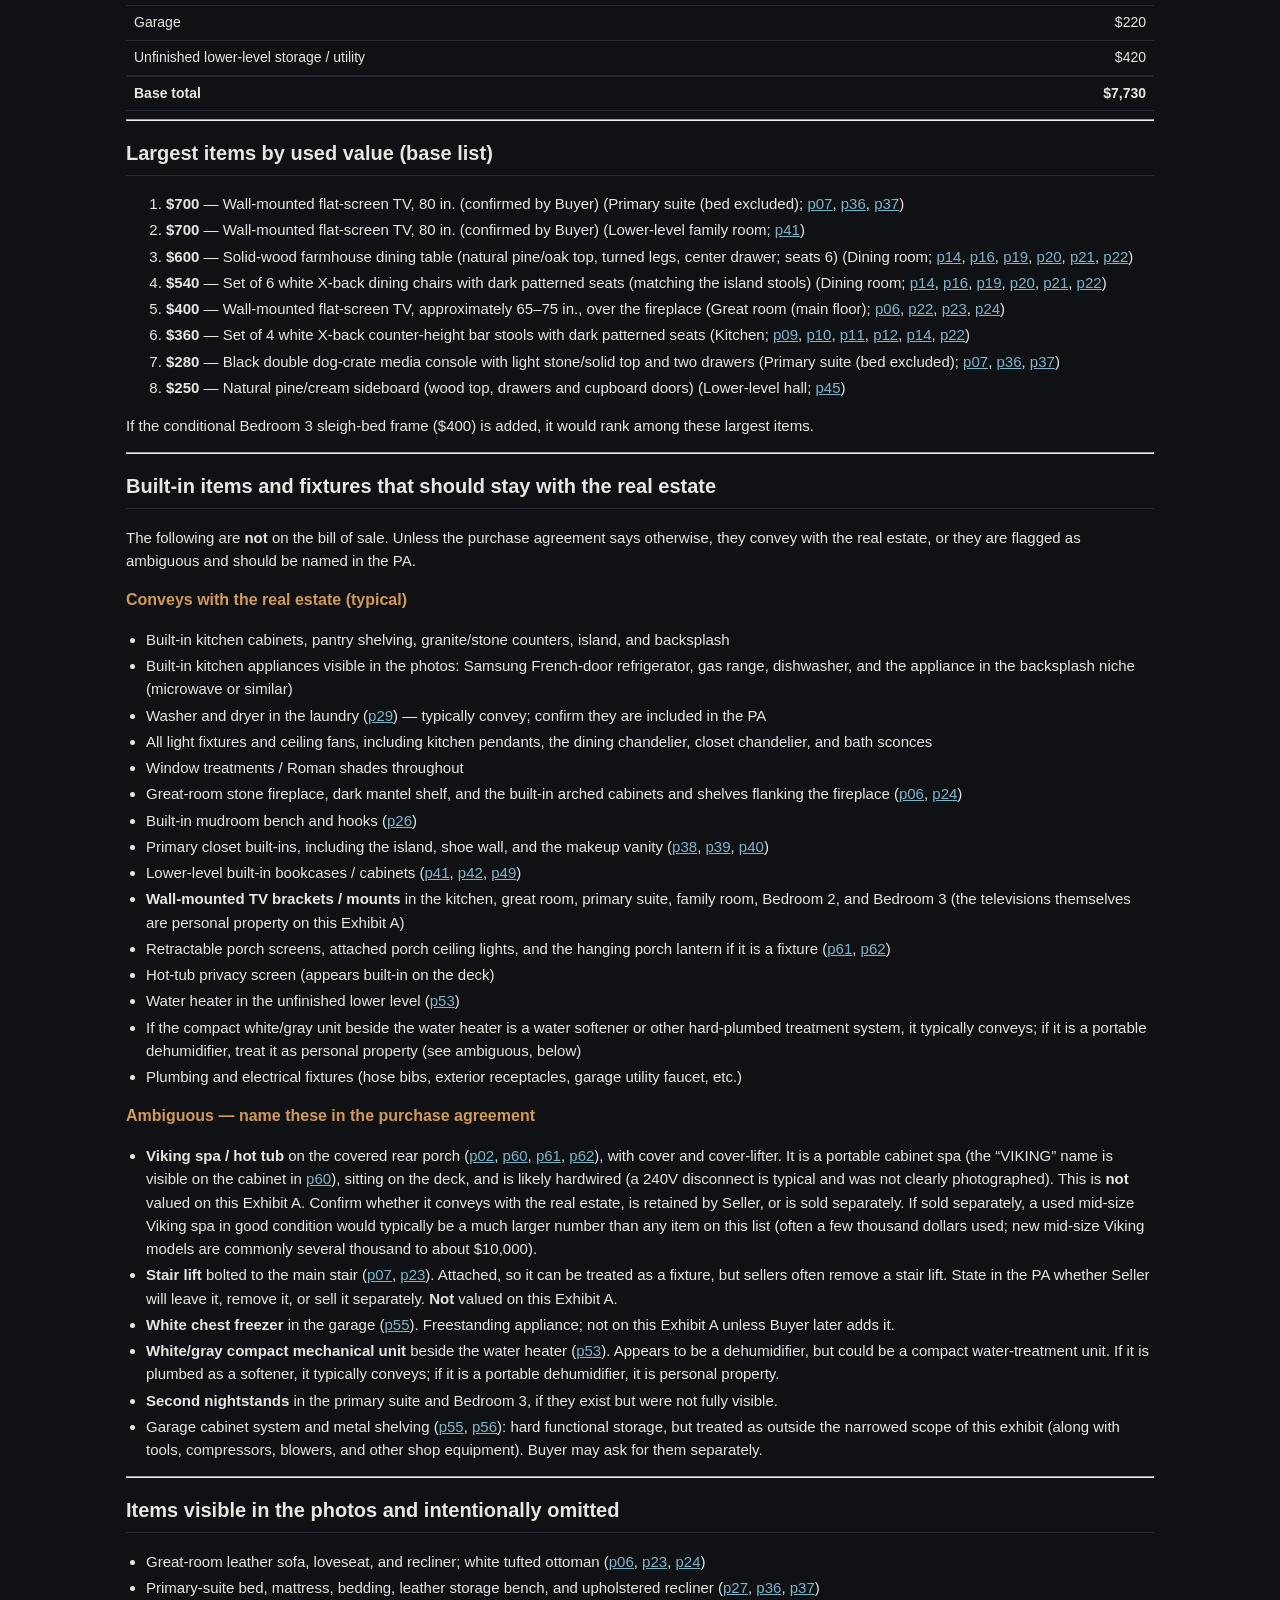
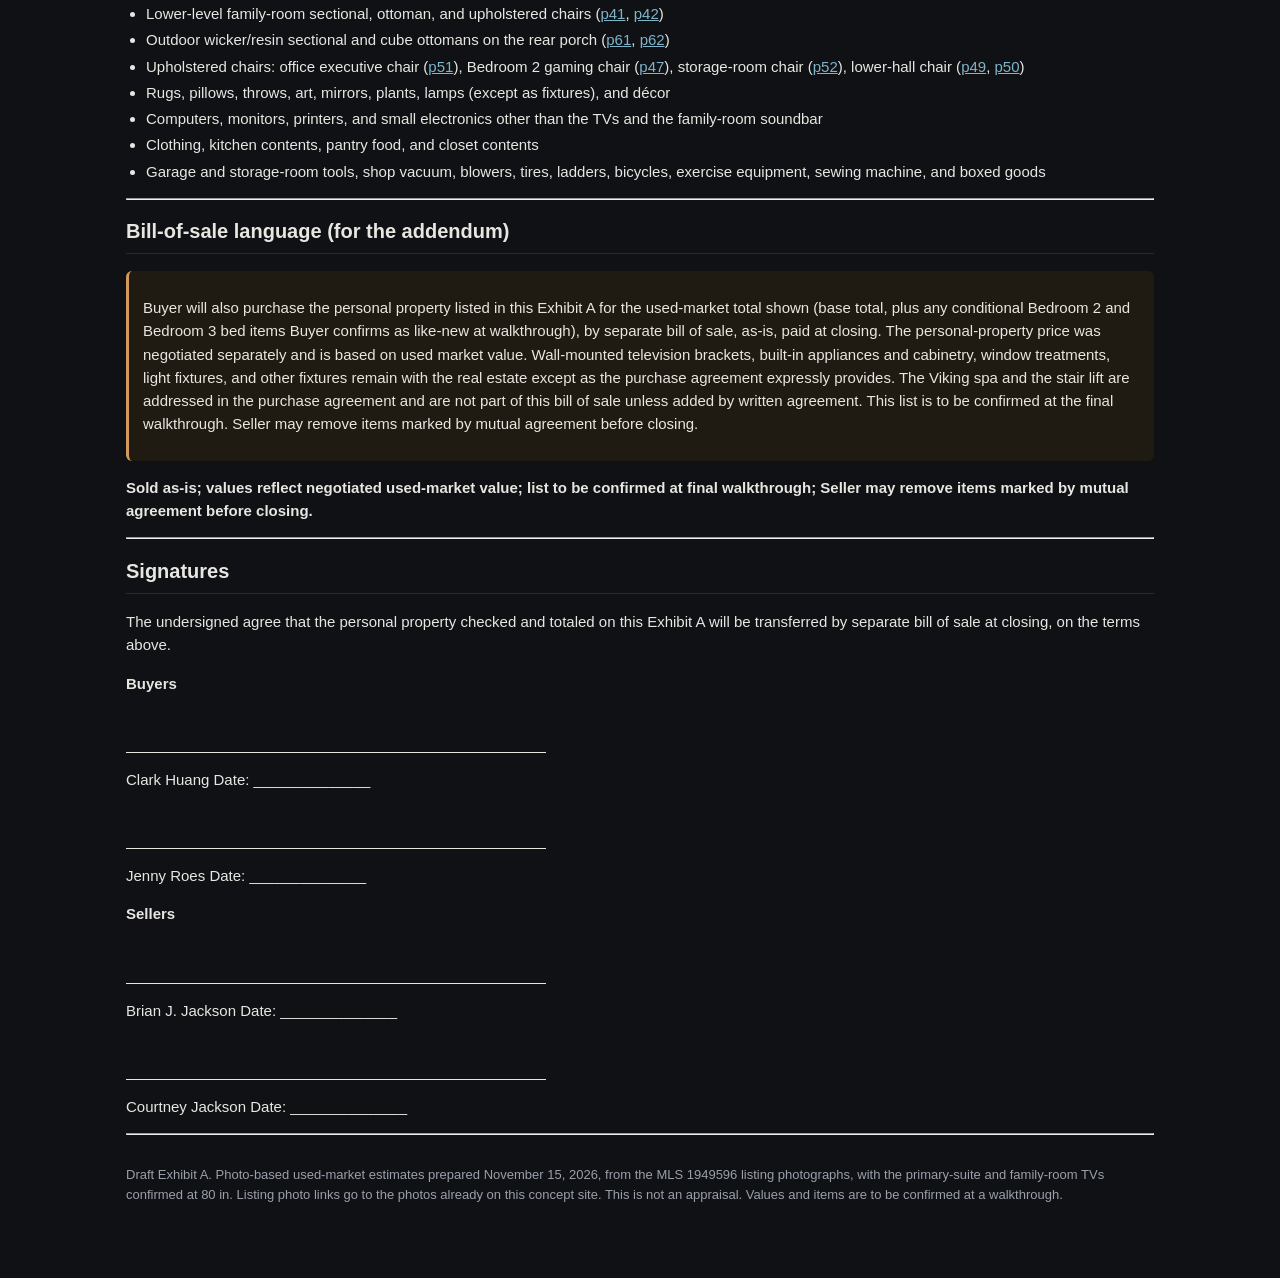
<file: exhibit-a-furnishings.html>
<!DOCTYPE html><html lang="en"><head><meta charset="utf-8"/>
<meta name="viewport" content="width=device-width,initial-scale=1"/>
<title>Exhibit A — Furnishings · 687 Starflower Ln</title>
<meta name="robots" content="noindex">
<style>
:root{--bg:#0f1115;--panel:#171a21;--line:#262a33;--text:#e8e6e1;--muted:#9a9fa9;--accent:#d19a5b;--accent2:#7fb4c9;--ok:#7fd18a;--bad:#e08a8a}
*{box-sizing:border-box}body{margin:0;background:var(--bg);color:var(--text);font:15px/1.55 -apple-system,"Segoe UI",Inter,Roboto,sans-serif}
header{padding:28px 36px 18px;border-bottom:1px solid var(--line);background:linear-gradient(180deg,#1a1d25,#0f1115)}
h1{margin:0;font-size:28px}h1 span{color:var(--accent)}.sub{color:var(--muted)}
nav{position:sticky;top:0;z-index:3;background:rgba(15,17,21,.95);border-bottom:1px solid var(--line);padding:8px 36px;display:flex;flex-wrap:wrap;gap:12px;font-size:13px}
a{color:var(--accent2)}nav a{text-decoration:none}
main{max-width:1200px;margin:0 auto;padding:10px 36px 60px}
section{margin-top:34px}h2{font-size:20px;border-bottom:1px solid var(--line);padding-bottom:6px}h3{font-size:16px;margin-bottom:4px;color:var(--accent)}
.grid{display:grid;grid-template-columns:repeat(auto-fit,minmax(260px,1fr));gap:14px}
.card{background:var(--panel);border:1px solid var(--line);border-radius:12px;padding:14px 16px}
table{border-collapse:collapse;width:100%;font-size:14px}td,th{border-bottom:1px solid var(--line);padding:6px 8px;text-align:left;vertical-align:top}th{color:var(--muted);font-size:12px;text-transform:uppercase;letter-spacing:.05em}
.tag{display:inline-block;font-size:11px;padding:0 7px;border-radius:9px;border:1px solid;margin-left:4px;white-space:nowrap}
.S{color:var(--ok);border-color:var(--ok)}.I{color:#e0c36a;border-color:#e0c36a}.U{color:var(--bad);border-color:var(--bad)}.C{color:#b9a3e6;border-color:#b9a3e6}
.hero{display:grid;grid-template-columns:2fr 1fr;gap:14px;margin-top:18px}.hero img{width:100%;border-radius:12px;border:1px solid var(--line)}
.cta{display:inline-block;background:var(--accent);color:#1a1207;font-weight:700;padding:10px 16px;border-radius:10px;text-decoration:none;margin:6px 8px 0 0}
.gal{display:grid;grid-template-columns:repeat(auto-fill,minmax(170px,1fr));gap:8px}.gal figure{margin:0}.gal img{width:100%;aspect-ratio:3/2;object-fit:cover;border-radius:8px;border:1px solid var(--line)}
.gal figcaption{font-size:11.5px;color:var(--muted)}.gal a{text-decoration:none}
.key{grid-template-columns:repeat(auto-fill,minmax(260px,1fr))}
.warn{border-left:3px solid var(--accent);background:#1f1a12;padding:8px 12px;border-radius:6px}
ul{padding-left:20px}li{margin:3px 0}.muted{color:var(--muted);font-size:13px}
.pc{display:grid;grid-template-columns:1fr 1fr;gap:14px}@media(max-width:800px){.hero,.pc{grid-template-columns:1fr}}

.hero{grid-template-columns:1.5fr 1fr}.rendergrid{display:grid;grid-template-columns:repeat(auto-fit,minmax(350px,1fr));gap:18px}.rendergrid img{width:100%;border-radius:12px}figure{margin:0}figcaption{color:var(--muted);font-size:13px}iframe{width:100%;height:640px;border:1px solid var(--line);border-radius:12px} @media(max-width:700px){header,nav{padding:18px}main{padding:10px 18px}.hero{grid-template-columns:1fr}.rendergrid{grid-template-columns:1fr}}.fig2{display:grid;grid-template-columns:1fr 1fr;gap:14px}.fig2 img,.full img{width:100%;border-radius:12px;border:1px solid var(--line)}
.full{margin:12px 0}.pill{display:inline-block;background:#232733;border:1px solid var(--line);border-radius:999px;padding:2px 10px;margin:2px;font-size:12.5px}
.ok{color:var(--ok)}.tight{color:#e0c36a}.no{color:var(--bad)}
.gal-sec{margin:18px 0 8px;font-size:15px}
table.costs{width:100%;border-collapse:collapse;font-size:14px}table.costs th,table.costs td{border-bottom:1px solid var(--line);padding:6px 8px;text-align:left;vertical-align:top}table.costs th{font-size:12px;text-transform:uppercase;letter-spacing:.03em;opacity:.8}table.costs td.num,table.costs th.num{text-align:right;white-space:nowrap}
table.costs tfoot td{font-weight:700;border-top:2px solid var(--line)}
.ba{margin:0}
.ba-frame{position:relative;overflow:hidden;border-radius:12px;border:1px solid var(--line);user-select:none;cursor:ew-resize;background:#111}
.ba-frame img{display:block;width:100%;height:auto;margin:0;border:0;border-radius:0;pointer-events:none;-webkit-user-drag:none}
.ba-after-wrap{position:absolute;left:0;top:0;bottom:0;width:100%;overflow:hidden}
.ba-handle{position:absolute;top:0;bottom:0;left:100%;width:2px;background:#fff;transform:translateX(-1px);pointer-events:none;box-shadow:0 0 0 1px rgba(0,0,0,.25)}
.ba-handle:after{content:"";position:absolute;top:50%;left:50%;width:28px;height:28px;margin:-14px 0 0 -14px;border-radius:50%;background:#fff;box-shadow:0 1px 6px rgba(0,0,0,.35);background-image:linear-gradient(#333,#333),linear-gradient(#333,#333);background-size:2px 10px,10px 2px;background-position:center;background-repeat:no-repeat}
.ba-range{position:absolute;left:0;right:0;bottom:0;width:100%;margin:0;opacity:0;height:44px;cursor:ew-resize}
.ba-hint{position:absolute;left:10px;bottom:10px;background:rgba(0,0,0,.55);color:#fff;font-size:11px;padding:3px 8px;border-radius:999px;pointer-events:none;letter-spacing:.02em}
@media(max-width:800px){.fig2{grid-template-columns:1fr}}
@media print{nav,iframe,.noprint,.ba-range,.ba-handle,.ba-hint{display:none!important}body{background:#fff;color:#111}header{background:#fff}.card{background:#fafafa;border-color:#ddd}a{color:#1d5f80}
 section{break-inside:auto}figure,img,.card,table{break-inside:avoid}h2{break-after:avoid}.gal{grid-template-columns:repeat(2,1fr)!important}.printonly{display:block!important}main{max-width:none}
 #sauna .grid,#sauna .fig2,#garage .fig2,#office .fig2{grid-template-columns:1fr!important}
 .ba-after-wrap{width:100%!important}}
.printonly{display:none}
@media print{
  header{padding:10px 20px !important;margin:0 !important;break-after:avoid;page-break-after:avoid}
  header h1{font-size:22px;margin:4px 0}
  .hero{break-inside:avoid;page-break-before:avoid;margin-top:8px}
  .cta{display:none !important}
}
@media print{
  nav{position:static !important;display:none !important}
  .hero{display:grid !important;grid-template-columns:1.4fr 1fr !important;gap:12px !important;break-inside:auto;page-break-before:avoid;margin-top:8px}
  .hero img{max-height:3.4in;object-fit:cover;width:100%}
}

/* Full-screen before/after gallery */
.ba{position:relative}
.ba-expand{position:absolute;top:10px;right:10px;z-index:4;border:0;border-radius:999px;background:rgba(0,0,0,.55);color:#fff;font-size:14px;padding:6px 10px;cursor:pointer;line-height:1}
.ba-expand:hover,.ba-expand:focus{background:rgba(0,0,0,.8)}
.ba-frame{cursor:ew-resize}
.lb{position:fixed;inset:0;z-index:8000;background:rgba(8,10,14,.94);display:flex;flex-direction:column;align-items:center;justify-content:center;padding:56px 56px 72px}
.lb[hidden]{display:none!important}
.lb-stage{position:relative;width:min(1400px,100%);max-height:100%;display:flex;align-items:center;justify-content:center}
.lb-stage .ba-frame{width:100%;max-height:calc(100vh - 140px);border-radius:8px;background:#111}
.lb-stage .ba-frame img{width:100%;height:auto;max-height:calc(100vh - 140px);object-fit:contain}
.lb-stage .ba-after{max-height:calc(100vh - 140px);object-fit:contain}
.lb-bar{position:absolute;left:0;right:0;bottom:0;display:flex;align-items:center;justify-content:space-between;gap:16px;padding:14px 20px;color:#fff;font-size:15px;background:linear-gradient(transparent,rgba(0,0,0,.65))}
.lb-count{opacity:.85;white-space:nowrap}
.lb-cap{min-width:0}
.lb-x,.lb-prev,.lb-next{position:absolute;border:0;background:rgba(255,255,255,.12);color:#fff;cursor:pointer;border-radius:999px;z-index:2}
.lb-x{top:12px;right:12px;width:44px;height:44px;font-size:28px;line-height:44px}
.lb-prev,.lb-next{top:50%;transform:translateY(-50%);width:48px;height:48px;font-size:32px;line-height:48px}
.lb-prev{left:10px}
.lb-next{right:10px}
.lb-x:hover,.lb-prev:hover,.lb-next:hover,.lb-x:focus,.lb-prev:focus,.lb-next:focus{background:rgba(255,255,255,.28)}
body.lb-on{overflow:hidden}
@media(max-width:700px){
  .lb{padding:48px 8px 64px}
  .lb-prev,.lb-next{width:40px;height:40px;font-size:26px}
}

@media print{
  .lb,.ba-expand,.ba-before,.listing-only,.ba-range,.ba-handle,.ba-hint{display:none!important}
  .ba-after-wrap{position:static!important;width:100%!important;height:auto!important;overflow:visible!important;inset:auto!important}
  .ba-after{width:100%!important;height:auto!important;max-height:none!important}
  .ba-frame{border:0!important;overflow:visible!important;background:transparent!important}
}

.meta-card p{margin:0;line-height:1.7}
.sig-line{border-bottom:1px solid var(--text);width:min(420px,100%);height:2.4em;margin:22px 0 4px}
blockquote{border-left:3px solid var(--accent);background:#1f1a12;padding:10px 14px;border-radius:6px;margin:12px 0}
main.exhibit{max-width:1100px}
.back{display:inline-block;margin:12px 8px 0 0;font-size:13px;color:var(--muted)}
</style>
</head><body>
<header><div class="sub">WOODLAND TRAILS · WHITEWATER TOWNSHIP, MICHIGAN · CLARK + JENNY’S PROPERTY CONCEPT</div>
<h1>687 Starflower Ln <span>· Furnishings Exhibit A</span></h1>
<div class="sub">Personal property included by a separate bill of sale · draft November 15, 2026 · MLS 1949596</div></header>
<nav><a href="index.html">Concept site</a><a href="backup-power.html">Backup power &amp; garage</a><a href="index.html#furnishings">Furnishings section</a><a href="exhibit-a-furnishings.pdf">Furnishings Exhibit A (PDF)</a><a href="687-Starflower-Concept.pdf">Concept PDF</a></nav>
<main class="exhibit">
<p><a class="cta" href="exhibit-a-furnishings.pdf">Furnishings Exhibit A (PDF)</a><a class="back" href="index.html">← Back to the concept site</a></p>
<div class="card meta-card"><p><strong>Property:</strong> 687 Starflower Lane, Williamsburg, Michigan<br/>
<strong>Parcel:</strong> 13-031-005-05<br/>
<strong>MLS:</strong> 1949596<br/>
<strong>Sellers:</strong> Brian J. Jackson and Courtney Jackson<br/>
<strong>Buyers:</strong> Clark Huang and Jenny Roes<br/>
<strong>Date of this draft:</strong> November 15, 2026</p></div>

<hr/>

<h2>Scope and method</h2>

<p>This Exhibit A lists <strong>movable personal property</strong> the Buyers propose to purchase from the Sellers by a <strong>separate bill of sale</strong>, at a fair <strong>used-market</strong> value, in connection with a purchase of the real estate. The real-estate price is <strong>not</strong> stated on this exhibit.</p>

<p><strong>Included:</strong> televisions and TV stands (wall mounts stay with the real estate); dining, coffee, and side tables; kitchen-island bar stools and dining chairs; and similar hard-surface or functional pieces a buyer would likely keep (consoles, dressers, desks, outdoor tables, grill, patio heater).</p>

<p><strong>Excluded from this exhibit:</strong> couches, sofas, sectionals, upholstered living-room chairs and recliners; the <strong>primary-suite bed, mattress, and leather bench</strong> (Buyer is bringing Jenny&#x27;s own king bed); rugs, pillows, throws, art, mirrors, and other décor or soft furnishings; clothes, kitchenware, and ordinary household contents; garage tools, exercise equipment, bicycles, and similar personal effects.</p>

<p><strong>Conditional (Bedroom 2 and Bedroom 3 only):</strong> bed frames/headboards, and mattresses only if they prove like-new, are listed in a separate section. They are <strong>included only if Buyer confirms like-new condition at walkthrough.</strong> The primary-suite bed is not in that section.</p>

<p>Values are <strong>estimates from the full-size 2304×1536 listing photos</strong> (Realtor CDN, November 2026 pull), not a walkthrough or an appraiser&#x27;s inventory. Used values are generally about 20–40% of estimated new cost for furniture in like-new or lightly used condition (this house was occupied beginning around March 2024). Televisions are priced from current used-market comps, which are often lower than 20–40% of new because TVs depreciate quickly. <strong>All items and values are to be confirmed at a walkthrough.</strong> The primary-suite and lower-level family-room TVs are 80 in., confirmed by Buyer. Other sizes (especially remaining TV diagonals and bed/mattress sizes) are photo estimates.</p>

<p>Sold <strong>as-is</strong>. Values reflect negotiated used-market value. The list is to be confirmed at the final walkthrough. Seller may remove items marked by mutual agreement before closing.</p>

<hr/>

<h2>Itemized list (base — no conditional beds)</h2>

<h3>Kitchen</h3>

<table class="costs">
<thead><tr><th>#</th><th>Description</th><th>Photo(s)</th><th class="num">Est. new cost</th><th class="num">Used value</th><th>Quality / notes</th></tr></thead>
<tbody><tr><td>1</td><td>Wall-mounted flat-screen TV, approximately 32–43 in.</td><td><a href="photos/p09.jpg">p09</a>, <a href="photos/p10.jpg">p10</a>, <a href="photos/p11.jpg">p11</a>, <a href="photos/p15.jpg">p15</a></td><td class="num">$250–$500</td><td class="num"><strong>$100</strong></td><td>Like-new appearance; thin-bezel set on the kitchen wall between the range and the window. Size estimated from photos; confirm at walkthrough. Wall mount conveys with the real estate.</td></tr><tr><td>2</td><td>Set of 4 white X-back counter-height bar stools with dark patterned seats</td><td><a href="photos/p09.jpg">p09</a>, <a href="photos/p10.jpg">p10</a>, <a href="photos/p11.jpg">p11</a>, <a href="photos/p12.jpg">p12</a>, <a href="photos/p14.jpg">p14</a>, <a href="photos/p22.jpg">p22</a></td><td class="num">$600–$1,120</td><td class="num"><strong>$360</strong></td><td>Like-new; wood frames match the dining chairs. Priced at $90 each.</td></tr><tr><td>3</td><td>Cream/off-white 2-door, 2-drawer console (buffet) beside the pantry</td><td><a href="photos/p11.jpg">p11</a>, <a href="photos/p18.jpg">p18</a></td><td class="num">$400–$800</td><td class="num"><strong>$200</strong></td><td>Like-new hard casegood. Gold mirror, tray, and décor on top are excluded.</td></tr></tbody>
<tfoot><tr><td></td><td><strong>Kitchen subtotal</strong></td><td></td><td class="num"></td><td class="num"><strong>$660</strong></td><td></td></tr></tfoot>
</table>

<h3>Dining room</h3>

<table class="costs">
<thead><tr><th>#</th><th>Description</th><th>Photo(s)</th><th class="num">Est. new cost</th><th class="num">Used value</th><th>Quality / notes</th></tr></thead>
<tbody><tr><td>4</td><td>Solid-wood farmhouse dining table (natural pine/oak top, turned legs, center drawer; seats 6)</td><td><a href="photos/p14.jpg">p14</a>, <a href="photos/p16.jpg">p16</a>, <a href="photos/p19.jpg">p19</a>, <a href="photos/p20.jpg">p20</a>, <a href="photos/p21.jpg">p21</a>, <a href="photos/p22.jpg">p22</a></td><td class="num">$1,200–$2,500</td><td class="num"><strong>$600</strong></td><td>Excellent condition; substantial solid-top table, lightly used in a 2024 house.</td></tr><tr><td>5</td><td>Set of 6 white X-back dining chairs with dark patterned seats (matching the island stools)</td><td><a href="photos/p14.jpg">p14</a>, <a href="photos/p16.jpg">p16</a>, <a href="photos/p19.jpg">p19</a>, <a href="photos/p20.jpg">p20</a>, <a href="photos/p21.jpg">p21</a>, <a href="photos/p22.jpg">p22</a></td><td class="num">$900–$1,500</td><td class="num"><strong>$540</strong></td><td>Like-new; priced at $90 each. Counted in <a href="photos/p19.jpg">p19</a>–<a href="photos/p21.jpg">p21</a>.</td></tr></tbody>
<tfoot><tr><td></td><td><strong>Dining room subtotal</strong></td><td></td><td class="num"></td><td class="num"><strong>$1,140</strong></td><td></td></tr></tfoot>
</table>

<h3>Great room (main floor)</h3>

<table class="costs">
<thead><tr><th>#</th><th>Description</th><th>Photo(s)</th><th class="num">Est. new cost</th><th class="num">Used value</th><th>Quality / notes</th></tr></thead>
<tbody><tr><td>6</td><td>Wall-mounted flat-screen TV, approximately 65–75 in., over the fireplace</td><td><a href="photos/p06.jpg">p06</a>, <a href="photos/p22.jpg">p22</a>, <a href="photos/p23.jpg">p23</a>, <a href="photos/p24.jpg">p24</a></td><td class="num">$600–$1,500</td><td class="num"><strong>$400</strong></td><td>Excellent condition. Size estimated from the fireplace surround; confirm diagonal at walkthrough. The wall mount and the dark mantel shelf convey with the real estate.</td></tr><tr><td>7</td><td>Round two-tier side table (dark metal/wood) beside the loveseat</td><td><a href="photos/p23.jpg">p23</a>, <a href="photos/p24.jpg">p24</a></td><td class="num">$150–$300</td><td class="num"><strong>$80</strong></td><td>Good/like-new hard side table.</td></tr><tr><td>8</td><td>Dark rectangular side table between the sofa and the recliner</td><td><a href="photos/p23.jpg">p23</a></td><td class="num">$100–$250</td><td class="num"><strong>$70</strong></td><td>Hard side table; partially obscured by the recliner in the photos.</td></tr></tbody>
<tfoot><tr><td></td><td><strong>Great room (main floor) subtotal</strong></td><td></td><td class="num"></td><td class="num"><strong>$550</strong></td><td></td></tr></tfoot>
</table>

<h3>Primary suite (bed excluded)</h3>

<table class="costs">
<thead><tr><th>#</th><th>Description</th><th>Photo(s)</th><th class="num">Est. new cost</th><th class="num">Used value</th><th>Quality / notes</th></tr></thead>
<tbody><tr><td>9</td><td>Wall-mounted flat-screen TV, 80 in. (confirmed by Buyer)</td><td><a href="photos/p07.jpg">p07</a>, <a href="photos/p36.jpg">p36</a>, <a href="photos/p37.jpg">p37</a></td><td class="num">$2,000–$3,500</td><td class="num"><strong>$700</strong></td><td>Excellent condition; very large thin-bezel set. Size 80 in., confirmed by Buyer. Wall mount conveys with the real estate. The primary bed, leather bench, and recliner are excluded (Buyer is bringing a king bed).</td></tr><tr><td>10</td><td>Black double dog-crate media console with light stone/solid top and two drawers</td><td><a href="photos/p07.jpg">p07</a>, <a href="photos/p36.jpg">p36</a>, <a href="photos/p37.jpg">p37</a></td><td class="num">$500–$1,000</td><td class="num"><strong>$280</strong></td><td>Like-new specialty TV-stand / crate console. Decorative bowls excluded.</td></tr><tr><td>11</td><td>Dark wood tall chest (drawers plus a side door), between the window and the closet</td><td><a href="photos/p36.jpg">p36</a>, <a href="photos/p37.jpg">p37</a></td><td class="num">$500–$900</td><td class="num"><strong>$220</strong></td><td>Like-new casegood.</td></tr><tr><td>12</td><td>Dark wood tall chest of drawers with acrylic/crystal knobs, opposite wall</td><td><a href="photos/p36.jpg">p36</a></td><td class="num">$400–$800</td><td class="num"><strong>$180</strong></td><td>Like-new; visible at the right edge of <a href="photos/p36.jpg">p36</a>. Confirm full piece at walkthrough.</td></tr><tr><td>13</td><td>Dark nightstand with a lower basket (one visible)</td><td><a href="photos/p27.jpg">p27</a></td><td class="num">$150–$300</td><td class="num"><strong>$80</strong></td><td>One nightstand is visible to the left of the bed in <a href="photos/p27.jpg">p27</a>. Confirm whether a matching second nightstand is present.</td></tr></tbody>
<tfoot><tr><td></td><td><strong>Primary suite (bed excluded) subtotal</strong></td><td></td><td class="num"></td><td class="num"><strong>$1,460</strong></td><td></td></tr></tfoot>
</table>

<h3>Lower-level family room</h3>

<table class="costs">
<thead><tr><th>#</th><th>Description</th><th>Photo(s)</th><th class="num">Est. new cost</th><th class="num">Used value</th><th>Quality / notes</th></tr></thead>
<tbody><tr><td>14</td><td>Wall-mounted flat-screen TV, 80 in. (confirmed by Buyer)</td><td><a href="photos/p41.jpg">p41</a></td><td class="num">$2,000–$3,500</td><td class="num"><strong>$700</strong></td><td>Excellent condition; the set is slightly wider than the media console. Size 80 in., confirmed by Buyer. Wall mount conveys with the real estate.</td></tr><tr><td>15</td><td>Soundbar on the media console</td><td><a href="photos/p41.jpg">p41</a></td><td class="num">$150–$400</td><td class="num"><strong>$80</strong></td><td>Appears like-new; sits on the console, not built in.</td></tr><tr><td>16</td><td>Dark media console (two center doors, two open side cubbies, bun feet)</td><td><a href="photos/p41.jpg">p41</a></td><td class="num">$250–$500</td><td class="num"><strong>$150</strong></td><td>Like-new TV stand. Baskets and décor excluded.</td></tr><tr><td>17</td><td>Square solid-wood coffee table with turned legs and a light top</td><td><a href="photos/p41.jpg">p41</a>, <a href="photos/p42.jpg">p42</a></td><td class="num">$300–$700</td><td class="num"><strong>$180</strong></td><td>Excellent condition; similar wood tone to the dining table.</td></tr><tr><td>18</td><td>Dark wood side table with a lower shelf, beside the sectional</td><td><a href="photos/p42.jpg">p42</a></td><td class="num">$150–$300</td><td class="num"><strong>$80</strong></td><td>Hard side table. Lamp and décor on top are excluded. Sectional and upholstered chairs are excluded.</td></tr></tbody>
<tfoot><tr><td></td><td><strong>Lower-level family room subtotal</strong></td><td></td><td class="num"></td><td class="num"><strong>$1,190</strong></td><td></td></tr></tfoot>
</table>

<h3>Bedroom 2 (lower level; navy/black bed)</h3>

<table class="costs">
<thead><tr><th>#</th><th>Description</th><th>Photo(s)</th><th class="num">Est. new cost</th><th class="num">Used value</th><th>Quality / notes</th></tr></thead>
<tbody><tr><td>19</td><td>Wall-mounted flat-screen TV, approximately 50–55 in.</td><td><a href="photos/p47.jpg">p47</a></td><td class="num">$350–$700</td><td class="num"><strong>$180</strong></td><td>Like-new appearance; slightly narrower than the 6-drawer dresser. Wall mount conveys with the real estate.</td></tr><tr><td>20</td><td>Dark wood 6-drawer dresser</td><td><a href="photos/p47.jpg">p47</a></td><td class="num">$400–$800</td><td class="num"><strong>$200</strong></td><td>Like-new casegood. Tray and décor excluded.</td></tr><tr><td>21</td><td>Small dark desk (against the window wall)</td><td><a href="photos/p47.jpg">p47</a></td><td class="num">$150–$350</td><td class="num"><strong>$100</strong></td><td>Hard desk. Computer monitor, accessories, and the upholstered gaming chair are excluded.</td></tr><tr><td>22</td><td>Small dark nightstand</td><td><a href="photos/p46.jpg">p46</a></td><td class="num">$80–$200</td><td class="num"><strong>$50</strong></td><td>Hard nightstand; basket and contents excluded.</td></tr></tbody>
<tfoot><tr><td></td><td><strong>Bedroom 2 (lower level; navy/black bed) subtotal</strong></td><td></td><td class="num"></td><td class="num"><strong>$530</strong></td><td></td></tr></tfoot>
</table>

<h3>Bedroom 3 (lower level; sleigh bed / guest)</h3>

<table class="costs">
<thead><tr><th>#</th><th>Description</th><th>Photo(s)</th><th class="num">Est. new cost</th><th class="num">Used value</th><th>Quality / notes</th></tr></thead>
<tbody><tr><td>23</td><td>Wall-mounted flat-screen TV, approximately 50–65 in.</td><td><a href="photos/p43.jpg">p43</a>, <a href="photos/p44.jpg">p44</a></td><td class="num">$400–$900</td><td class="num"><strong>$200</strong></td><td>Like-new appearance. Size estimated from the wall and door; confirm at walkthrough. Wall mount conveys with the real estate.</td></tr><tr><td>24</td><td>Dark wood dresser, against the window wall</td><td><a href="photos/p44.jpg">p44</a></td><td class="num">$400–$800</td><td class="num"><strong>$180</strong></td><td>Like-new casegood. Lamps and décor excluded.</td></tr><tr><td>25</td><td>Nightstand with a wood top, dark legs, and a lower shelf (one visible)</td><td><a href="photos/p43.jpg">p43</a>, <a href="photos/p44.jpg">p44</a></td><td class="num">$120–$280</td><td class="num"><strong>$70</strong></td><td>Hard nightstand. Confirm whether a matching second nightstand is present.</td></tr></tbody>
<tfoot><tr><td></td><td><strong>Bedroom 3 (lower level; sleigh bed / guest) subtotal</strong></td><td></td><td class="num"></td><td class="num"><strong>$450</strong></td><td></td></tr></tfoot>
</table>

<h3>Lower-level hall</h3>

<table class="costs">
<thead><tr><th>#</th><th>Description</th><th>Photo(s)</th><th class="num">Est. new cost</th><th class="num">Used value</th><th>Quality / notes</th></tr></thead>
<tbody><tr><td>26</td><td>Natural pine/cream sideboard (wood top, drawers and cupboard doors)</td><td><a href="photos/p45.jpg">p45</a></td><td class="num">$400–$900</td><td class="num"><strong>$250</strong></td><td>Like-new hard console at the lower-hall window, beside the stair. Lamp and décor excluded.</td></tr></tbody>
<tfoot><tr><td></td><td><strong>Lower-level hall subtotal</strong></td><td></td><td class="num"></td><td class="num"><strong>$250</strong></td><td></td></tr></tfoot>
</table>

<h3>Lower-level office (secret office)</h3>

<table class="costs">
<thead><tr><th>#</th><th>Description</th><th>Photo(s)</th><th class="num">Est. new cost</th><th class="num">Used value</th><th>Quality / notes</th></tr></thead>
<tbody><tr><td>27</td><td>Light-wood X-base desk with a matching return (L-configuration)</td><td><a href="photos/p51.jpg">p51</a></td><td class="num">$400–$800</td><td class="num"><strong>$250</strong></td><td>Like-new hard desk set. Computer monitor, art, and the upholstered executive chair are excluded.</td></tr><tr><td>28</td><td>Dark printer stand / small cabinet</td><td><a href="photos/p51.jpg">p51</a></td><td class="num">$120–$300</td><td class="num"><strong>$80</strong></td><td>Hard cabinet. Printer itself is personal electronics and is excluded unless Buyer later adds it.</td></tr></tbody>
<tfoot><tr><td></td><td><strong>Lower-level office (secret office) subtotal</strong></td><td></td><td class="num"></td><td class="num"><strong>$330</strong></td><td></td></tr></tfoot>
</table>

<h3>Covered rear porch</h3>

<table class="costs">
<thead><tr><th>#</th><th>Description</th><th>Photo(s)</th><th class="num">Est. new cost</th><th class="num">Used value</th><th>Quality / notes</th></tr></thead>
<tbody><tr><td>29</td><td>Square light stone/concrete coffee table with a glass top</td><td><a href="photos/p61.jpg">p61</a>, <a href="photos/p62.jpg">p62</a></td><td class="num">$300–$700</td><td class="num"><strong>$180</strong></td><td>Hard outdoor table, good condition. The outdoor sectional and the two cube ottomans are excluded (upholstered/soft).</td></tr><tr><td>30</td><td>Black metal side table with a glass top</td><td><a href="photos/p61.jpg">p61</a>, <a href="photos/p62.jpg">p62</a></td><td class="num">$80–$200</td><td class="num"><strong>$50</strong></td><td>Hard outdoor side table.</td></tr><tr><td>31</td><td>Covered gas grill</td><td><a href="photos/p02.jpg">p02</a>, <a href="photos/p62.jpg">p62</a></td><td class="num">$400–$1,200</td><td class="num"><strong>$200</strong></td><td>Mid-size grill under a cover; brand and burner count not readable. Confirm make, condition, and fuel at walkthrough.</td></tr><tr><td>32</td><td>Standing patio heater</td><td><a href="photos/p62.jpg">p62</a></td><td class="num">$150–$400</td><td class="num"><strong>$100</strong></td><td>Tall propane-style heater behind the grill; confirm condition and fuel at walkthrough.</td></tr></tbody>
<tfoot><tr><td></td><td><strong>Covered rear porch subtotal</strong></td><td></td><td class="num"></td><td class="num"><strong>$530</strong></td><td></td></tr></tfoot>
</table>

<h3>Garage</h3>

<table class="costs">
<thead><tr><th>#</th><th>Description</th><th>Photo(s)</th><th class="num">Est. new cost</th><th class="num">Used value</th><th>Quality / notes</th></tr></thead>
<tbody><tr><td>33</td><td>Small café/work table and 2 metal mesh chairs</td><td><a href="photos/p55.jpg">p55</a>, <a href="photos/p57.jpg">p57</a></td><td class="num">$150–$350</td><td class="num"><strong>$80</strong></td><td>Hard table and chairs at the back of the garage, beside the tire rack.</td></tr><tr><td>34</td><td>1 wood slat bench and 2 matching slat chairs, stored in the garage loft / hanging from the ceiling</td><td><a href="photos/p55.jpg">p55</a>, <a href="photos/p56.jpg">p56</a></td><td class="num">$250–$600</td><td class="num"><strong>$140</strong></td><td>Outdoor-style slat furniture in good visible condition. Bikes, tools, and storage boxes are excluded.</td></tr></tbody>
<tfoot><tr><td></td><td><strong>Garage subtotal</strong></td><td></td><td class="num"></td><td class="num"><strong>$220</strong></td><td></td></tr></tfoot>
</table>

<h3>Unfinished lower-level storage / utility</h3>

<table class="costs">
<thead><tr><th>#</th><th>Description</th><th>Photo(s)</th><th class="num">Est. new cost</th><th class="num">Used value</th><th>Quality / notes</th></tr></thead>
<tbody><tr><td>35</td><td>White craft/sewing desk (long work table with drawers)</td><td><a href="photos/p52.jpg">p52</a>, <a href="photos/p53.jpg">p53</a></td><td class="num">$200–$500</td><td class="num"><strong>$120</strong></td><td>Hard desk. Sewing machine, craft supplies, and the upholstered chair are excluded.</td></tr><tr><td>36</td><td>White 5-drawer chest</td><td><a href="photos/p52.jpg">p52</a>, <a href="photos/p53.jpg">p53</a></td><td class="num">$150–$350</td><td class="num"><strong>$80</strong></td><td>Like-new inexpensive casegood.</td></tr><tr><td>37</td><td>White 2-door storage cabinet (beside the water heater)</td><td><a href="photos/p53.jpg">p53</a></td><td class="num">$150–$350</td><td class="num"><strong>$80</strong></td><td>Hard cabinet.</td></tr><tr><td>38</td><td>White open bookcase / shelf unit</td><td><a href="photos/p53.jpg">p53</a></td><td class="num">$80–$200</td><td class="num"><strong>$60</strong></td><td>Hard shelf unit. Contents excluded.</td></tr><tr><td>39</td><td>3–4 natural-wood chairs stored overhead on the joists</td><td><a href="photos/p53.jpg">p53</a></td><td class="num">$120–$300</td><td class="num"><strong>$80</strong></td><td>Stacked light-wood chairs; condition of seats not fully visible. Confirm count and condition at walkthrough.</td></tr></tbody>
<tfoot><tr><td></td><td><strong>Unfinished lower-level storage / utility subtotal</strong></td><td></td><td class="num"></td><td class="num"><strong>$420</strong></td><td></td></tr></tfoot>
</table>

<h3>Base total (this section)</h3>

<p><strong>$7,730</strong> used-market point estimate.<br/>
Estimated range: <strong>$6,180 – $10,050</strong>, reflecting uncertainty in remaining unconfirmed sizes, exact brands, and used comps.<br/>
Sum of estimated new-cost ranges for these items: $15,450–$31,550.</p>

<hr/>

<h2>Conditional items — Bedroom 2 and Bedroom 3 beds</h2>

<p><strong>Conditional: included only if Buyer confirms like-new condition at walkthrough.</strong></p>

<p>The listing photos of Bedroom 2 (<a href="photos/p46.jpg">p46</a>, <a href="photos/p47.jpg">p47</a>) and Bedroom 3 (<a href="photos/p43.jpg">p43</a>, <a href="photos/p44.jpg">p44</a>) are clear enough to judge the <strong>frames and headboards</strong>. Both frames appear relatively new and lightly used: clean finishes, no obvious chips, scratches, sagging, or damage, consistent with furniture in a house first occupied around March 2024. The Bedroom 3 sleigh bed (storage drawers) is the more substantial piece.</p>

<p>The photos are <strong>not</strong> sufficient to judge the <strong>mattresses</strong>. Both beds are fully made, so the mattress surface, brand, and wear cannot be seen. Mattresses are listed below only as a placeholder, at used value, and should be added only if they prove like-new at the walkthrough.</p>

<p>The <strong>primary-suite bed and mattress are not included</strong> on this exhibit.</p>

<table class="costs">
<thead><tr><th>#</th><th>Room</th><th>Description</th><th>Photo(s)</th><th class="num">Est. new cost</th><th class="num">Used value</th><th>Notes</th></tr></thead>
<tbody><tr><td>40</td><td>Bedroom 2 (lower level; navy/black bed)</td><td>Dark platform/panel bed frame with a padded two-panel headboard (full or queen)</td><td><a href="photos/p46.jpg">p46</a>, <a href="photos/p47.jpg">p47</a></td><td class="num">$400–$900</td><td class="num"><strong>$200</strong></td><td>Conditional: included only if Buyer confirms like-new condition at walkthrough. In the photos the frame appears relatively new and lightly used (clean finish, no obvious chips, scratches, or sagging), consistent with a house occupied since about March 2024. The primary-suite bed is not included.</td></tr><tr><td>41</td><td>Bedroom 2 (lower level; navy/black bed)</td><td>Mattress on the Bedroom 2 bed (size to be confirmed; likely full or queen)</td><td><a href="photos/p46.jpg">p46</a>, <a href="photos/p47.jpg">p47</a></td><td class="num">$400–$1,200</td><td class="num"><strong>$200</strong></td><td>Conditional: included only if Buyer confirms like-new condition at walkthrough. The mattress is fully made in every photo, so its surface, brand, and age cannot be judged from the listing photos.</td></tr><tr><td>42</td><td>Bedroom 3 (lower level; sleigh bed / guest)</td><td>Dark wood sleigh bed frame with under-bed storage drawers (likely queen)</td><td><a href="photos/p43.jpg">p43</a>, <a href="photos/p44.jpg">p44</a></td><td class="num">$800–$1,800</td><td class="num"><strong>$400</strong></td><td>Conditional: included only if Buyer confirms like-new condition at walkthrough. In the photos the frame and drawer fronts appear relatively new and lightly used, with a smooth finish and no visible wear. This is the stronger of the two secondary bed frames.</td></tr><tr><td>43</td><td>Bedroom 3 (lower level; sleigh bed / guest)</td><td>Mattress on the Bedroom 3 sleigh bed (size to be confirmed; likely queen)</td><td><a href="photos/p43.jpg">p43</a>, <a href="photos/p44.jpg">p44</a></td><td class="num">$400–$1,200</td><td class="num"><strong>$250</strong></td><td>Conditional: included only if Buyer confirms like-new condition at walkthrough. The mattress is fully made in every photo, so its surface, brand, and age cannot be judged from the listing photos.</td></tr></tbody>
<tfoot><tr><td></td><td></td><td><strong>Conditional frames subtotal</strong></td><td></td><td class="num"></td><td class="num"><strong>$600</strong></td><td></td></tr><tr><td></td><td></td><td><strong>Conditional mattresses subtotal</strong></td><td></td><td class="num"></td><td class="num"><strong>$450</strong></td><td>Add only if like-new at walkthrough</td></tr></tfoot>
</table>

<h3>Totals with and without the conditional beds</h3>

<table class="costs">
<thead><tr><th></th><th class="num">Point estimate</th><th class="num">Range</th></tr></thead>
<tbody><tr><td><strong>Base Exhibit A (no beds)</strong></td><td class="num"><strong>$7,730</strong></td><td class="num">$6,180 – $10,050</td></tr><tr><td>Base + Bedroom 2 and 3 <strong>frames only</strong></td><td class="num"><strong>$8,330</strong></td><td class="num">$6,660 – $10,830</td></tr><tr><td>Base + frames + <strong>mattresses</strong> (if like-new)</td><td class="num"><strong>$8,780</strong></td><td class="num">$7,020 – $11,410</td></tr></tbody>
</table>

<hr/>

<h2>Room subtotals (base list)</h2>

<table class="costs">
<thead><tr><th>Room</th><th class="num">Used subtotal</th></tr></thead>
<tbody><tr><td>Kitchen</td><td class="num">$660</td></tr><tr><td>Dining room</td><td class="num">$1,140</td></tr><tr><td>Great room (main floor)</td><td class="num">$550</td></tr><tr><td>Primary suite (bed excluded)</td><td class="num">$1,460</td></tr><tr><td>Lower-level family room</td><td class="num">$1,190</td></tr><tr><td>Bedroom 2 (lower level; navy/black bed)</td><td class="num">$530</td></tr><tr><td>Bedroom 3 (lower level; sleigh bed / guest)</td><td class="num">$450</td></tr><tr><td>Lower-level hall</td><td class="num">$250</td></tr><tr><td>Lower-level office (secret office)</td><td class="num">$330</td></tr><tr><td>Covered rear porch</td><td class="num">$530</td></tr><tr><td>Garage</td><td class="num">$220</td></tr><tr><td>Unfinished lower-level storage / utility</td><td class="num">$420</td></tr></tbody>
<tfoot><tr><td><strong>Base total</strong></td><td class="num"><strong>$7,730</strong></td></tr></tfoot>
</table>

<hr/>

<h2>Largest items by used value (base list)</h2>

<ol><li><strong>$700</strong> — Wall-mounted flat-screen TV, 80 in. (confirmed by Buyer) (Primary suite (bed excluded); <a href="photos/p07.jpg">p07</a>, <a href="photos/p36.jpg">p36</a>, <a href="photos/p37.jpg">p37</a>)</li><li><strong>$700</strong> — Wall-mounted flat-screen TV, 80 in. (confirmed by Buyer) (Lower-level family room; <a href="photos/p41.jpg">p41</a>)</li><li><strong>$600</strong> — Solid-wood farmhouse dining table (natural pine/oak top, turned legs, center drawer; seats 6) (Dining room; <a href="photos/p14.jpg">p14</a>, <a href="photos/p16.jpg">p16</a>, <a href="photos/p19.jpg">p19</a>, <a href="photos/p20.jpg">p20</a>, <a href="photos/p21.jpg">p21</a>, <a href="photos/p22.jpg">p22</a>)</li><li><strong>$540</strong> — Set of 6 white X-back dining chairs with dark patterned seats (matching the island stools) (Dining room; <a href="photos/p14.jpg">p14</a>, <a href="photos/p16.jpg">p16</a>, <a href="photos/p19.jpg">p19</a>, <a href="photos/p20.jpg">p20</a>, <a href="photos/p21.jpg">p21</a>, <a href="photos/p22.jpg">p22</a>)</li><li><strong>$400</strong> — Wall-mounted flat-screen TV, approximately 65–75 in., over the fireplace (Great room (main floor); <a href="photos/p06.jpg">p06</a>, <a href="photos/p22.jpg">p22</a>, <a href="photos/p23.jpg">p23</a>, <a href="photos/p24.jpg">p24</a>)</li><li><strong>$360</strong> — Set of 4 white X-back counter-height bar stools with dark patterned seats (Kitchen; <a href="photos/p09.jpg">p09</a>, <a href="photos/p10.jpg">p10</a>, <a href="photos/p11.jpg">p11</a>, <a href="photos/p12.jpg">p12</a>, <a href="photos/p14.jpg">p14</a>, <a href="photos/p22.jpg">p22</a>)</li><li><strong>$280</strong> — Black double dog-crate media console with light stone/solid top and two drawers (Primary suite (bed excluded); <a href="photos/p07.jpg">p07</a>, <a href="photos/p36.jpg">p36</a>, <a href="photos/p37.jpg">p37</a>)</li><li><strong>$250</strong> — Natural pine/cream sideboard (wood top, drawers and cupboard doors) (Lower-level hall; <a href="photos/p45.jpg">p45</a>)</li></ol>

<p>If the conditional Bedroom 3 sleigh-bed frame ($400) is added, it would rank among these largest items.</p>

<hr/>

<h2>Built-in items and fixtures that should stay with the real estate</h2>

<p>The following are <strong>not</strong> on the bill of sale. Unless the purchase agreement says otherwise, they convey with the real estate, or they are flagged as ambiguous and should be named in the PA.</p>

<h3>Conveys with the real estate (typical)</h3>

<ul><li>Built-in kitchen cabinets, pantry shelving, granite/stone counters, island, and backsplash</li><li>Built-in kitchen appliances visible in the photos: Samsung French-door refrigerator, gas range, dishwasher, and the appliance in the backsplash niche (microwave or similar)</li><li>Washer and dryer in the laundry (<a href="photos/p29.jpg">p29</a>) — typically convey; confirm they are included in the PA</li><li>All light fixtures and ceiling fans, including kitchen pendants, the dining chandelier, closet chandelier, and bath sconces</li><li>Window treatments / Roman shades throughout</li><li>Great-room stone fireplace, dark mantel shelf, and the built-in arched cabinets and shelves flanking the fireplace (<a href="photos/p06.jpg">p06</a>, <a href="photos/p24.jpg">p24</a>)</li><li>Built-in mudroom bench and hooks (<a href="photos/p26.jpg">p26</a>)</li><li>Primary closet built-ins, including the island, shoe wall, and the makeup vanity (<a href="photos/p38.jpg">p38</a>, <a href="photos/p39.jpg">p39</a>, <a href="photos/p40.jpg">p40</a>)</li><li>Lower-level built-in bookcases / cabinets (<a href="photos/p41.jpg">p41</a>, <a href="photos/p42.jpg">p42</a>, <a href="photos/p49.jpg">p49</a>)</li><li><strong>Wall-mounted TV brackets / mounts</strong> in the kitchen, great room, primary suite, family room, Bedroom 2, and Bedroom 3 (the televisions themselves are personal property on this Exhibit A)</li><li>Retractable porch screens, attached porch ceiling lights, and the hanging porch lantern if it is a fixture (<a href="photos/p61.jpg">p61</a>, <a href="photos/p62.jpg">p62</a>)</li><li>Hot-tub privacy screen (appears built-in on the deck)</li><li>Water heater in the unfinished lower level (<a href="photos/p53.jpg">p53</a>)</li><li>If the compact white/gray unit beside the water heater is a water softener or other hard-plumbed treatment system, it typically conveys; if it is a portable dehumidifier, treat it as personal property (see ambiguous, below)</li><li>Plumbing and electrical fixtures (hose bibs, exterior receptacles, garage utility faucet, etc.)</li></ul>

<h3>Ambiguous — name these in the purchase agreement</h3>

<ul><li><strong>Viking spa / hot tub</strong> on the covered rear porch (<a href="photos/p02.jpg">p02</a>, <a href="photos/p60.jpg">p60</a>, <a href="photos/p61.jpg">p61</a>, <a href="photos/p62.jpg">p62</a>), with cover and cover-lifter. It is a portable cabinet spa (the “VIKING” name is visible on the cabinet in <a href="photos/p60.jpg">p60</a>), sitting on the deck, and is likely hardwired (a 240V disconnect is typical and was not clearly photographed). This is <strong>not</strong> valued on this Exhibit A. Confirm whether it conveys with the real estate, is retained by Seller, or is sold separately. If sold separately, a used mid-size Viking spa in good condition would typically be a much larger number than any item on this list (often a few thousand dollars used; new mid-size Viking models are commonly several thousand to about $10,000).</li><li><strong>Stair lift</strong> bolted to the main stair (<a href="photos/p07.jpg">p07</a>, <a href="photos/p23.jpg">p23</a>). Attached, so it can be treated as a fixture, but sellers often remove a stair lift. State in the PA whether Seller will leave it, remove it, or sell it separately. <strong>Not</strong> valued on this Exhibit A.</li><li><strong>White chest freezer</strong> in the garage (<a href="photos/p55.jpg">p55</a>). Freestanding appliance; not on this Exhibit A unless Buyer later adds it.</li><li><strong>White/gray compact mechanical unit</strong> beside the water heater (<a href="photos/p53.jpg">p53</a>). Appears to be a dehumidifier, but could be a compact water-treatment unit. If it is plumbed as a softener, it typically conveys; if it is a portable dehumidifier, it is personal property.</li><li><strong>Second nightstands</strong> in the primary suite and Bedroom 3, if they exist but were not fully visible.</li><li>Garage cabinet system and metal shelving (<a href="photos/p55.jpg">p55</a>, <a href="photos/p56.jpg">p56</a>): hard functional storage, but treated as outside the narrowed scope of this exhibit (along with tools, compressors, blowers, and other shop equipment). Buyer may ask for them separately.</li></ul>

<hr/>

<h2>Items visible in the photos and intentionally omitted</h2>

<ul><li>Great-room leather sofa, loveseat, and recliner; white tufted ottoman (<a href="photos/p06.jpg">p06</a>, <a href="photos/p23.jpg">p23</a>, <a href="photos/p24.jpg">p24</a>)</li><li>Primary-suite bed, mattress, bedding, leather storage bench, and upholstered recliner (<a href="photos/p27.jpg">p27</a>, <a href="photos/p36.jpg">p36</a>, <a href="photos/p37.jpg">p37</a>)</li><li>Lower-level family-room sectional, ottoman, and upholstered chairs (<a href="photos/p41.jpg">p41</a>, <a href="photos/p42.jpg">p42</a>)</li><li>Outdoor wicker/resin sectional and cube ottomans on the rear porch (<a href="photos/p61.jpg">p61</a>, <a href="photos/p62.jpg">p62</a>)</li><li>Upholstered chairs: office executive chair (<a href="photos/p51.jpg">p51</a>), Bedroom 2 gaming chair (<a href="photos/p47.jpg">p47</a>), storage-room chair (<a href="photos/p52.jpg">p52</a>), lower-hall chair (<a href="photos/p49.jpg">p49</a>, <a href="photos/p50.jpg">p50</a>)</li><li>Rugs, pillows, throws, art, mirrors, plants, lamps (except as fixtures), and décor</li><li>Computers, monitors, printers, and small electronics other than the TVs and the family-room soundbar</li><li>Clothing, kitchen contents, pantry food, and closet contents</li><li>Garage and storage-room tools, shop vacuum, blowers, tires, ladders, bicycles, exercise equipment, sewing machine, and boxed goods</li></ul>

<hr/>

<h2>Bill-of-sale language (for the addendum)</h2>

<blockquote><p>Buyer will also purchase the personal property listed in this Exhibit A for the used-market total shown (base total, plus any conditional Bedroom 2 and Bedroom 3 bed items Buyer confirms as like-new at walkthrough), by separate bill of sale, as-is, paid at closing. The personal-property price was negotiated separately and is based on used market value. Wall-mounted television brackets, built-in appliances and cabinetry, window treatments, light fixtures, and other fixtures remain with the real estate except as the purchase agreement expressly provides. The Viking spa and the stair lift are addressed in the purchase agreement and are not part of this bill of sale unless added by written agreement. This list is to be confirmed at the final walkthrough. Seller may remove items marked by mutual agreement before closing.</p></blockquote>

<p><strong>Sold as-is; values reflect negotiated used-market value; list to be confirmed at final walkthrough; Seller may remove items marked by mutual agreement before closing.</strong></p>

<hr/>

<h2>Signatures</h2>

<p>The undersigned agree that the personal property checked and totaled on this Exhibit A will be transferred by separate bill of sale at closing, on the terms above.</p>

<p><strong>Buyers</strong></p>

<div class="sig-line"></div>
<p>Clark Huang                      Date: ______________</p>

<div class="sig-line"></div>
<p>Jenny Roes                  Date: ______________</p>

<p><strong>Sellers</strong></p>

<div class="sig-line"></div>
<p>Brian J. Jackson                 Date: ______________</p>

<div class="sig-line"></div>
<p>Courtney Jackson                 Date: ______________</p>

<hr/>

<p class="muted" style="margin-top:30px">Draft Exhibit A. Photo-based used-market estimates prepared November 15, 2026, from the MLS 1949596 listing photographs, with the primary-suite and family-room TVs confirmed at 80 in. Listing photo links go to the photos already on this concept site. This is not an appraisal. Values and items are to be confirmed at a walkthrough.</p>
</main>
</body></html>
</file>
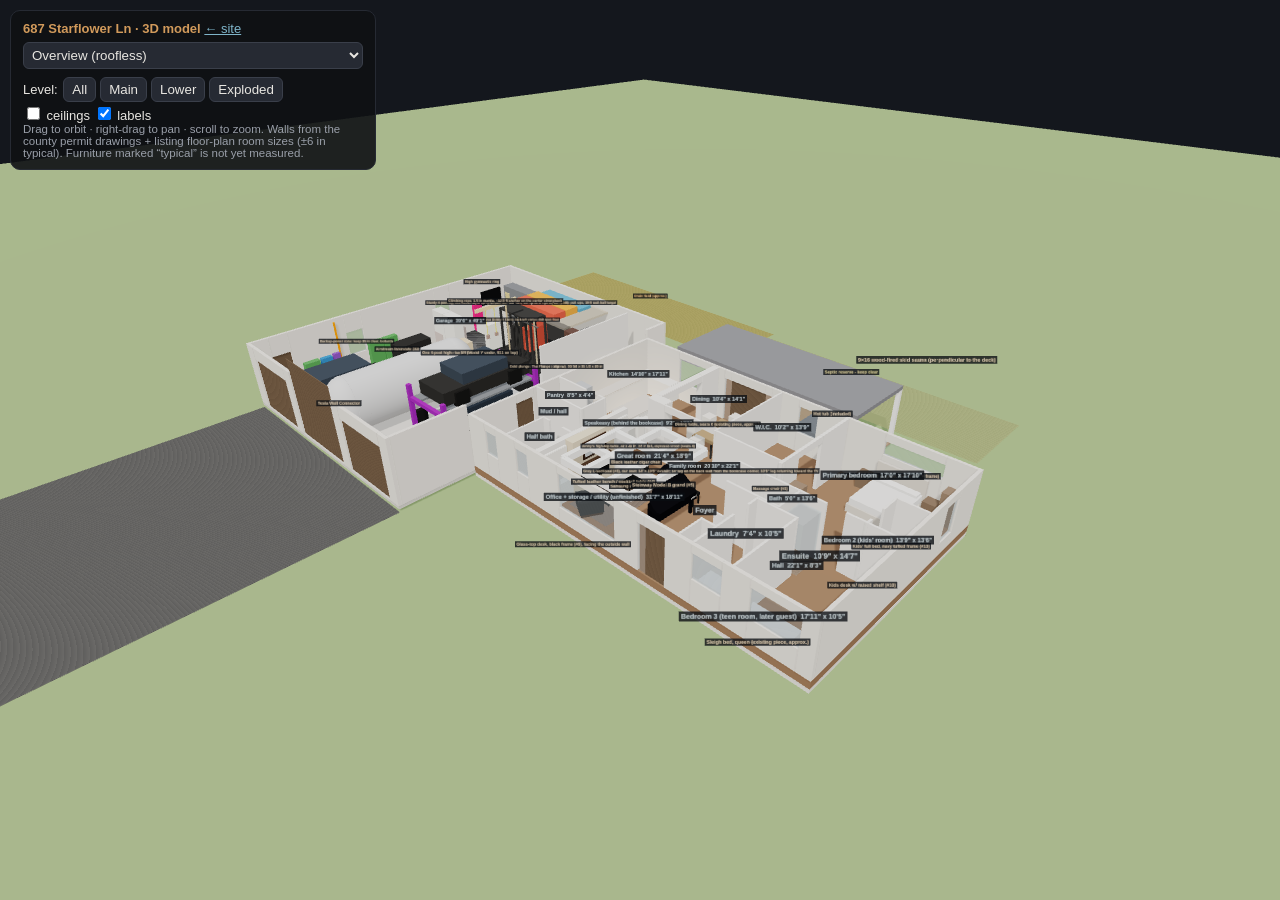
<file: model.html>
<!DOCTYPE html><html lang="en"><head><meta charset="utf-8"><meta name="viewport" content="width=device-width,initial-scale=1"><title>687 Starflower Ln · 3D model</title>
<style>body{margin:0;background:#14171d;color:#e8e6e1;font:13px -apple-system,Segoe UI,sans-serif;overflow:hidden}#ui{position:fixed;top:10px;left:10px;z-index:2;background:rgba(15,17,21,.9);border:1px solid #262a33;border-radius:10px;padding:10px 12px;max-width:340px}
#ui b{color:#d19a5b}button{background:#262a33;color:#e8e6e1;border:1px solid #3a3f4a;border-radius:6px;padding:4px 8px;margin:2px;cursor:pointer}select{width:100%;margin:6px 0;background:#262a33;color:#e8e6e1;border:1px solid #3a3f4a;border-radius:6px;padding:4px}
.m{color:#9a9fa9;font-size:11.5px}a{color:#7fb4c9}</style></head><body>
<div id="ui"><b>687 Starflower Ln · 3D model</b> <a href="index.html">← site</a><br><select id="views"></select>
<div>Level: <button data-level="all">All</button><button data-level="main">Main</button><button data-level="lower">Lower</button><button data-level="exploded">Exploded</button></div>
<label><input type="checkbox" id="ceil"> ceilings</label> <label><input type="checkbox" id="lbl" checked> labels</label>
<div class="m">Drag to orbit · right-drag to pan · scroll to zoom. Walls from the county permit drawings + listing floor-plan room sizes (±6 in typical). Furniture marked “typical” is not yet measured.</div></div>
<div id="view"></div>
<script src="lib/three.min.js"></script><script src="lib/OrbitControls.js"></script><script src="house-data.js"></script><script src="model.js"></script></body></html>
</file>
